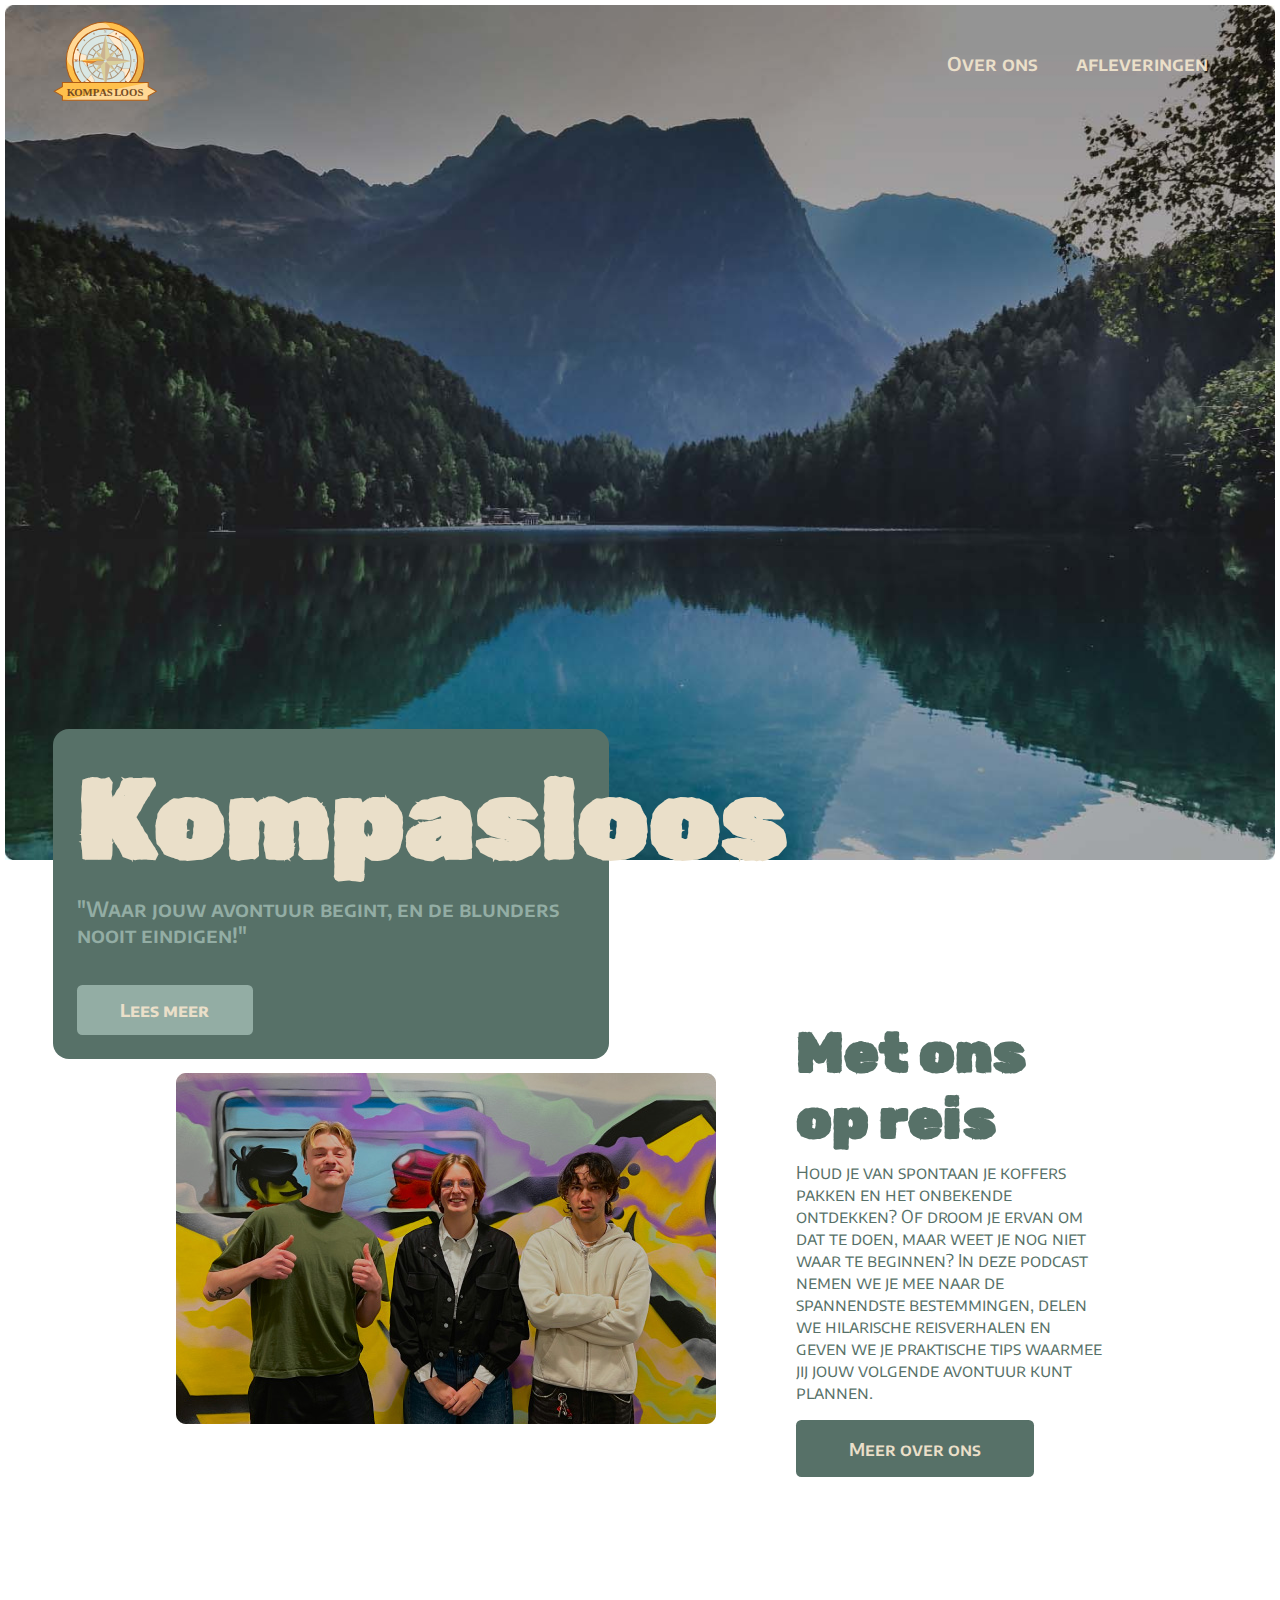
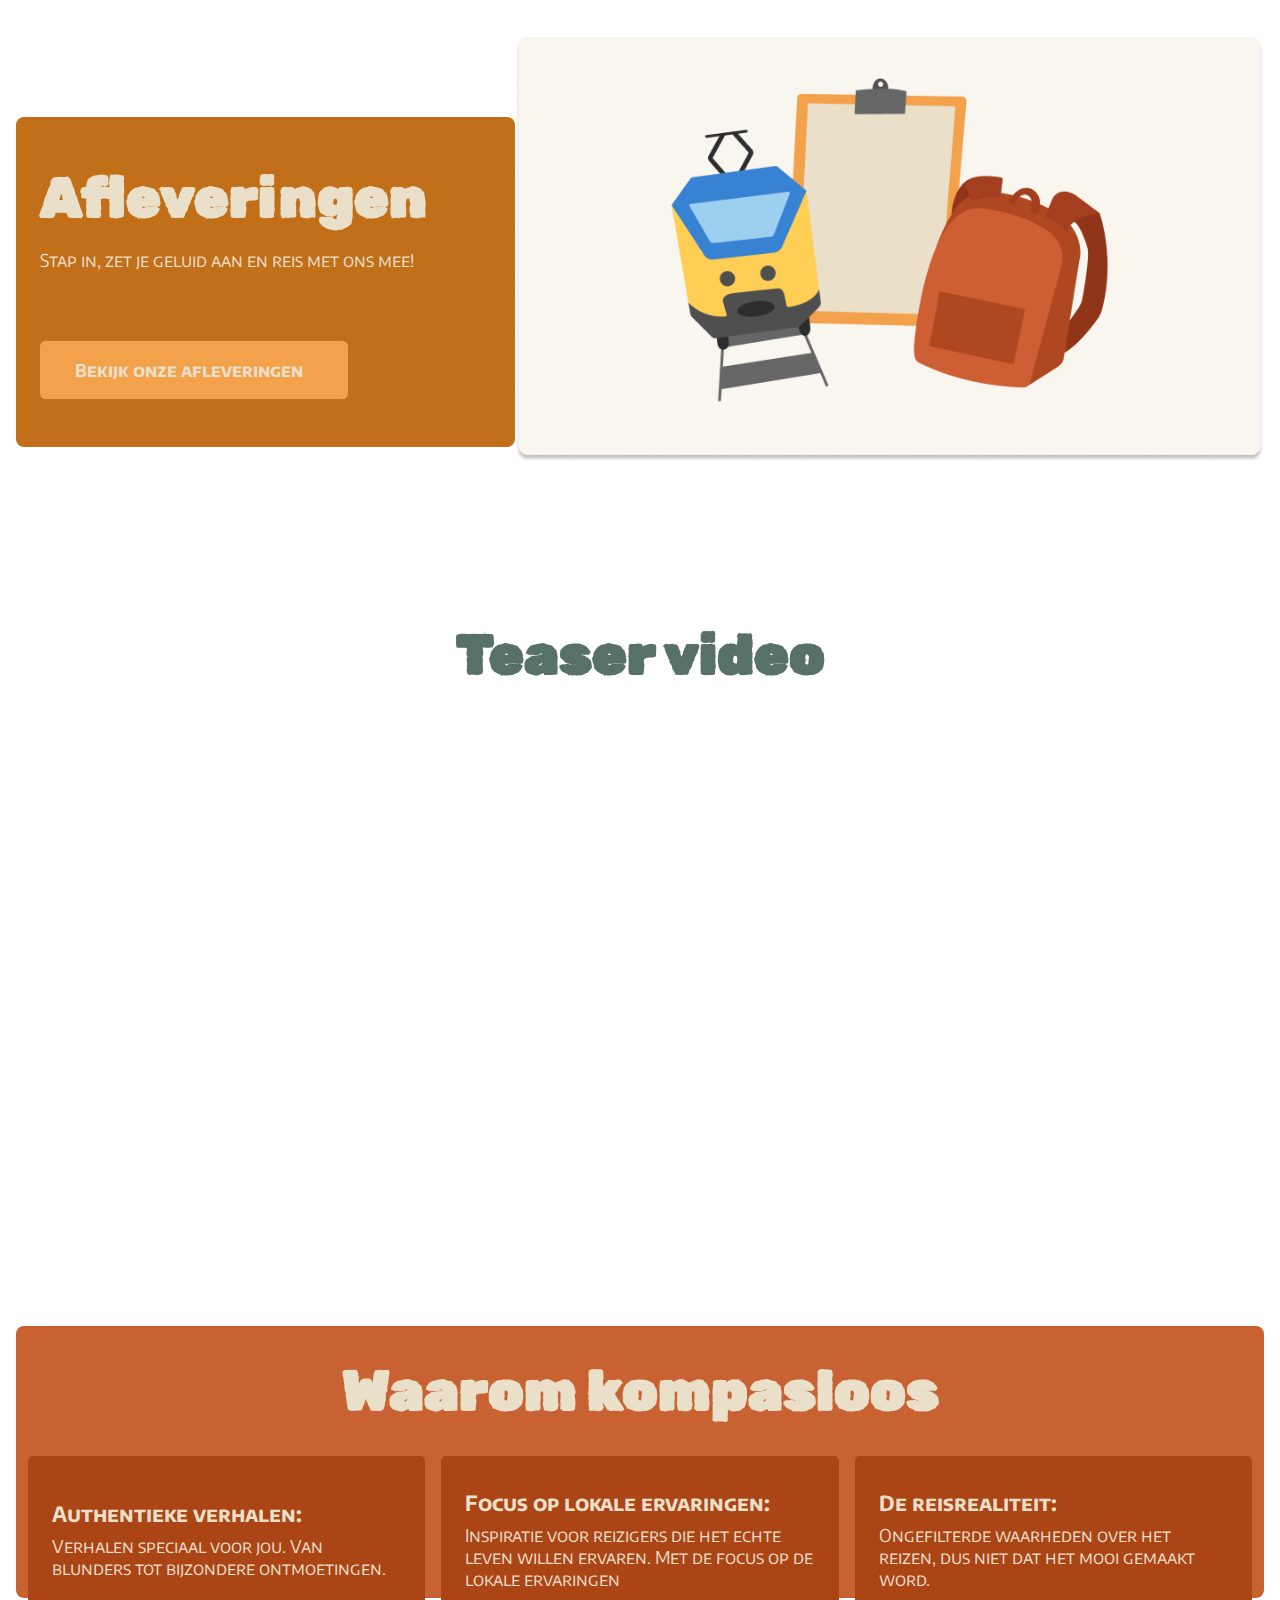
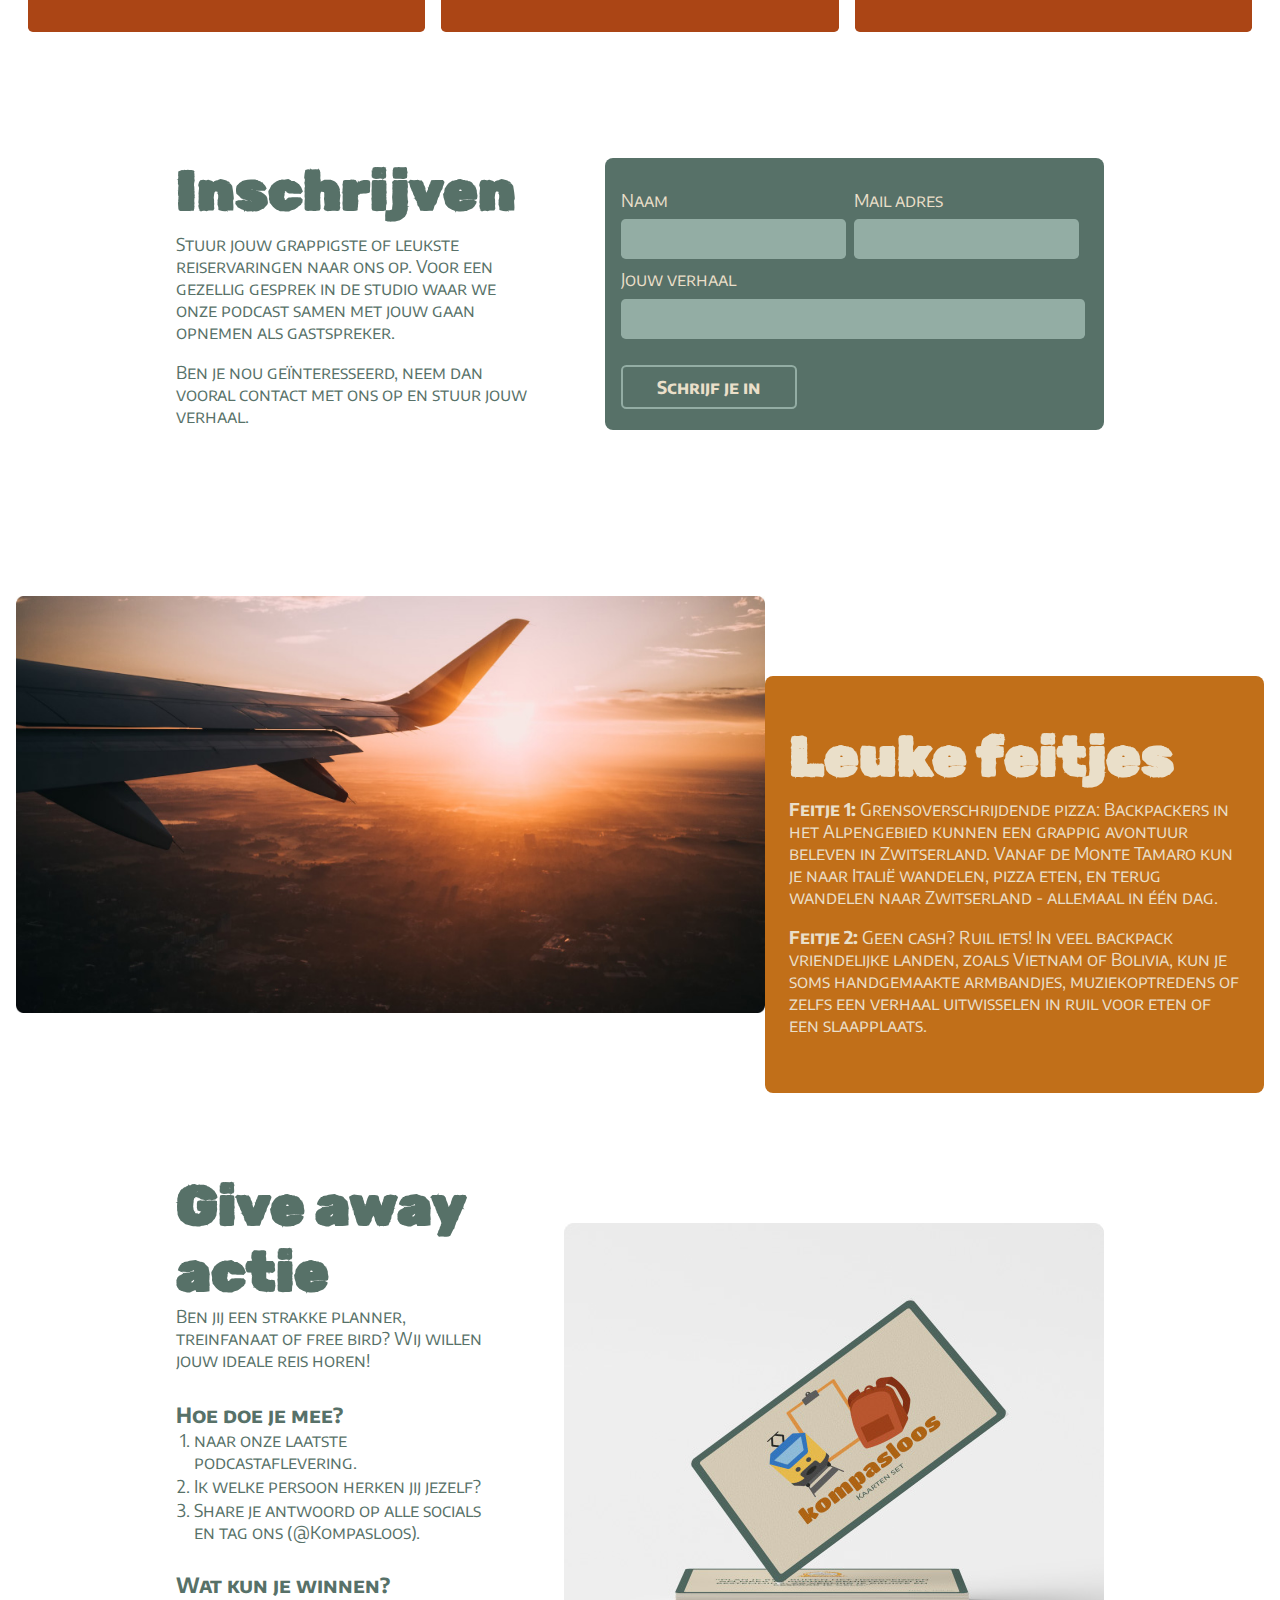
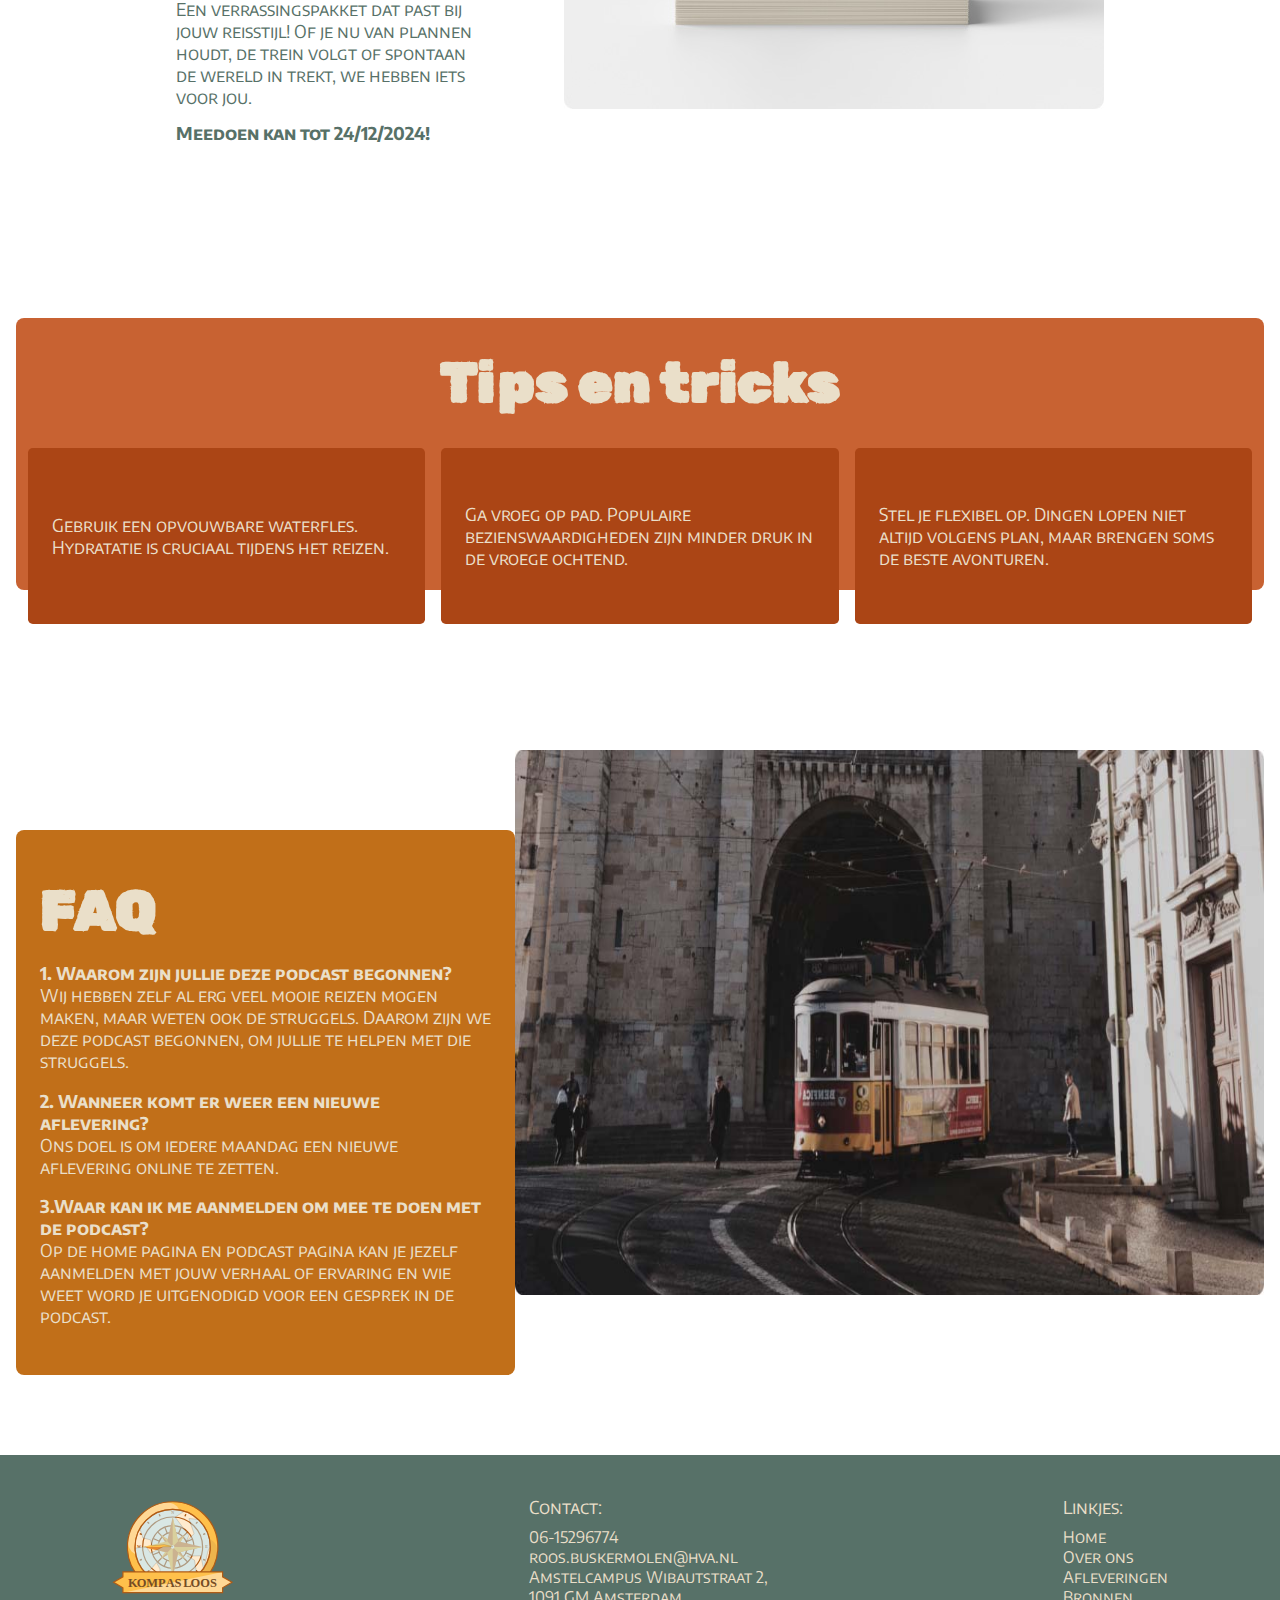
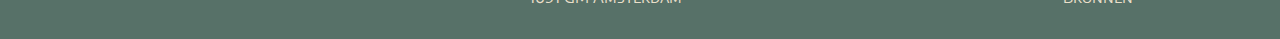
<file: index.html>
<!DOCTYPE html>
<html lang="nl">

<head>
    <meta charset="UTF-8">
    <meta name="viewport" content="width=device-width, initial-scale=1.0">
    <title>Kompasloos</title>
    <link href="css/style.css" rel="stylesheet">
</head>

<body id="index">
    <header>
        <nav>
            <a href="index.html"><img src="img/Logo-kompasloos.svg" alt="logo van kompasloos"></a>
            <ul>
                <li><a href="overons.html">Over ons</a></li>
                <li><a href="afleveringen.html">afleveringen</a></li>
            </ul>
        </nav>
        <section>
            <h1>Kompasloos</h1>
            <p>"Waar jouw avontuur begint, en de blunders nooit eindigen!"</p>
            <a href="#reis">Lees meer</a>
        </section>
    </header>
    <main>
        <section class="omgedraaid" id="reis">
            <div>
                <h2>Met ons op reis</h2>
                <p>Houd je van spontaan je koffers pakken en het onbekende ontdekken? Of droom je ervan om dat te doen,
                    maar weet je nog niet waar te beginnen? In deze podcast nemen we je mee naar de spannendste
                    bestemmingen, delen we hilarische reisverhalen en geven we je praktische tips waarmee jij jouw
                    volgende avontuur kunt plannen.</p>
                <a href="overons.html">Meer over ons</a>
            </div>
            <img src="img/met_ons_op_reis-img.jpg" alt="jack, roos en quinn naast elkaar">
        </section>
        <section class="overlap">
            <div>
                <h2>Afleveringen</h2>
                <p>Stap in, zet je geluid aan en reis met ons mee!</p>
                <a href="afleveringen.html">Bekijk onze afleveringen</a>
            </div>
            <img class="afbeelding" src="img/afleveringen-img.png" alt="thumbnail van de podcast">
        </section>
        <section>
            <h2>Teaser video</h2>
            <iframe src="https://www.youtube.com/embed/lbPHUbBk7as?si=_SRPqrrIiYI3KSfo"
                title="YouTube video player" allow="accelerometer; autoplay; clipboard-write; encrypted-media; gyroscope; picture-in-picture; web-share"
                referrerpolicy="strict-origin-when-cross-origin" allowfullscreen></iframe>
        </section>
        <section class="voledig">
            <h2>Waarom kompasloos</h2>
            <div>
                <div>
                    <h3>Authentieke verhalen:</h3>
                    <p>Verhalen speciaal voor jou. Van blunders tot bijzondere ontmoetingen.</p>
                </div>
                <div>
                    <h3>Focus op lokale ervaringen:</h3>
                    <p>Inspiratie voor reizigers die het echte leven willen ervaren. Met de focus op de lokale
                        ervaringen</p>
                </div>
                <div>
                    <h3>De reisrealiteit:</h3>
                    <p>Ongefilterde waarheden over het reizen, dus niet dat het mooi gemaakt word.</p>
                </div>
            </div>
        </section>
        <section>
            <div class="helft">
                <h2>Inschrijven</h2>
                <p>Stuur jouw grappigste of leukste reiservaringen naar ons op. Voor een gezellig gesprek in de studio
                    waar we onze podcast samen met jouw gaan opnemen als gastspreker. </p>
                <p>Ben je nou geïnteresseerd, neem dan vooral contact met ons op en stuur jouw verhaal. </p>
            </div>
            <div class="formulier">
                <div class="input">
                    <div>
                        <p>Naam</p>
                        <input type="text" id="name" name="naam">
                    </div>
                    <div>
                        <p>Mail adres</p>
                        <input type="email" id="email" pattern=".+@example\.com">
                    </div>
                </div>
                <div>
                    <p>Jouw verhaal</p>
                    <input type="text" id="text" name="jouw verhaal">
                </div>
                <button>Schrijf je in</button>
            </div>
        </section>
        <section class="overlap-omgedraaid">
            <div>
                <h2>Leuke feitjes</h2>
                <p><strong>Feitje 1: </strong>Grensoverschrijdende pizza: Backpackers in het Alpengebied kunnen een
                    grappig avontuur beleven in
                    Zwitserland. Vanaf de Monte Tamaro kun je naar Italië wandelen, pizza eten, en terug wandelen naar
                    Zwitserland - allemaal in één dag.</p>
                <p><strong>Feitje 2: </strong>Geen cash? Ruil iets! In veel backpack vriendelijke landen, zoals Vietnam
                    of Bolivia, kun je soms
                    handgemaakte armbandjes, muziekoptredens of zelfs een verhaal uitwisselen in ruil voor eten of een
                    slaapplaats.</p>
            </div>
            <!-- bron: https://unsplash.com/photos/airplane-on-sky-during-golden-hour-ONpGBpns3cs -->
            <img class="afbeelding" src="img/leuke_feitjes-img.jpg" alt="vliegtuig die vliegt">
        </section>
        <section class="ruimte">
            <div>
                <h2>Give away actie</h2>
                <p>Ben jij een strakke planner, treinfanaat of free bird? Wij willen jouw ideale reis horen!</p>
                <h3>Hoe doe je mee?</h3>
                <ol>
                    <li>naar onze laatste podcastaflevering.</li>
                    <li>Ik welke persoon herken jij jezelf?</li>
                    <li>Share je antwoord op alle socials en tag ons (@Kompasloos).</li>
                </ol>
                <h3>Wat kun je winnen?</h3>
                <p>Een verrassingspakket dat past bij jouw reisstijl! Of je nu van plannen houdt, de
                    trein volgt of spontaan de wereld in trekt, we hebben iets voor jou.</p>
                <p><strong>Meedoen kan tot 24/12/2024!</strong></p>
            </div>
            <img src="img/actie-img.jpg" alt="mockup met de kaartenset">
        </section>
        <section class="voledig">
            <h2>Tips en tricks</h2>
            <div>
                <div>
                    <p>Gebruik een opvouwbare waterfles. Hydratatie is cruciaal tijdens het reizen.</p>
                </div>
                <div>
                    <p>Ga vroeg op pad. Populaire bezienswaardigheden zijn minder druk in de vroege ochtend.</p>
                </div>
                <div>
                    <p>Stel je flexibel op. Dingen lopen niet altijd volgens plan, maar brengen soms de beste avonturen.
                    </p>
                </div>
            </div>
        </section>
        <section class="overlap">
            <div>
                <h2>FAQ</h2>
                <p><strong>1. Waarom zijn jullie deze podcast begonnen?</strong></p>
                <p>Wij hebben zelf al erg veel mooie reizen mogen maken, maar
                    weten ook de struggels. Daarom zijn we deze podcast begonnen, om jullie te helpen met die struggels.
                </p>
                <p><strong>2. Wanneer komt er weer een nieuwe aflevering?</strong></p>
                <p>Ons doel is om iedere maandag een nieuwe aflevering online te zetten.</p>
                <p><strong>3.Waar kan ik me aanmelden om mee te doen met de podcast?</strong></p>
                <p>Op de home pagina en podcast pagina kan je jezelf aanmelden met jouw verhaal of ervaring en wie weet
                    word je uitgenodigd voor een gesprek in de podcast.</p>
            </div>
            <!-- bron: https://unsplash.com/photos/black-concrete-road-surrounded-by-brown-rocks-tMzCrBkM99Y -->
            <img class="afbeelding" src="img/faq-img.jpg" alt="tram die reid">
        </section>
    </main>
    <footer>
        <img src="img/Logo-kompasloos.svg" alt="logo van kompasloos">
        <div>
            <p>Contact:</p>
            <ul>
                <li>06-15296774</li>
                <li>roos.buskermolen@hva.nl</li>
                <li>Amstelcampus Wibautstraat 2,</li>
                <li>1091 GM Amsterdam</li>
            </ul>
        </div>
        <div>
            <p>Linkjes:</p>
            <ul>
                <li><a href="index.html">Home</a></li>
                <li><a href="overons.html">Over ons</a></li>
                <li><a href="afleveringen.html">Afleveringen</a></li>
                <li><a href="bronnen.html">Bronnen</a></li>
            </ul>
        </div>
    </footer>
</body>

</html>
</file>
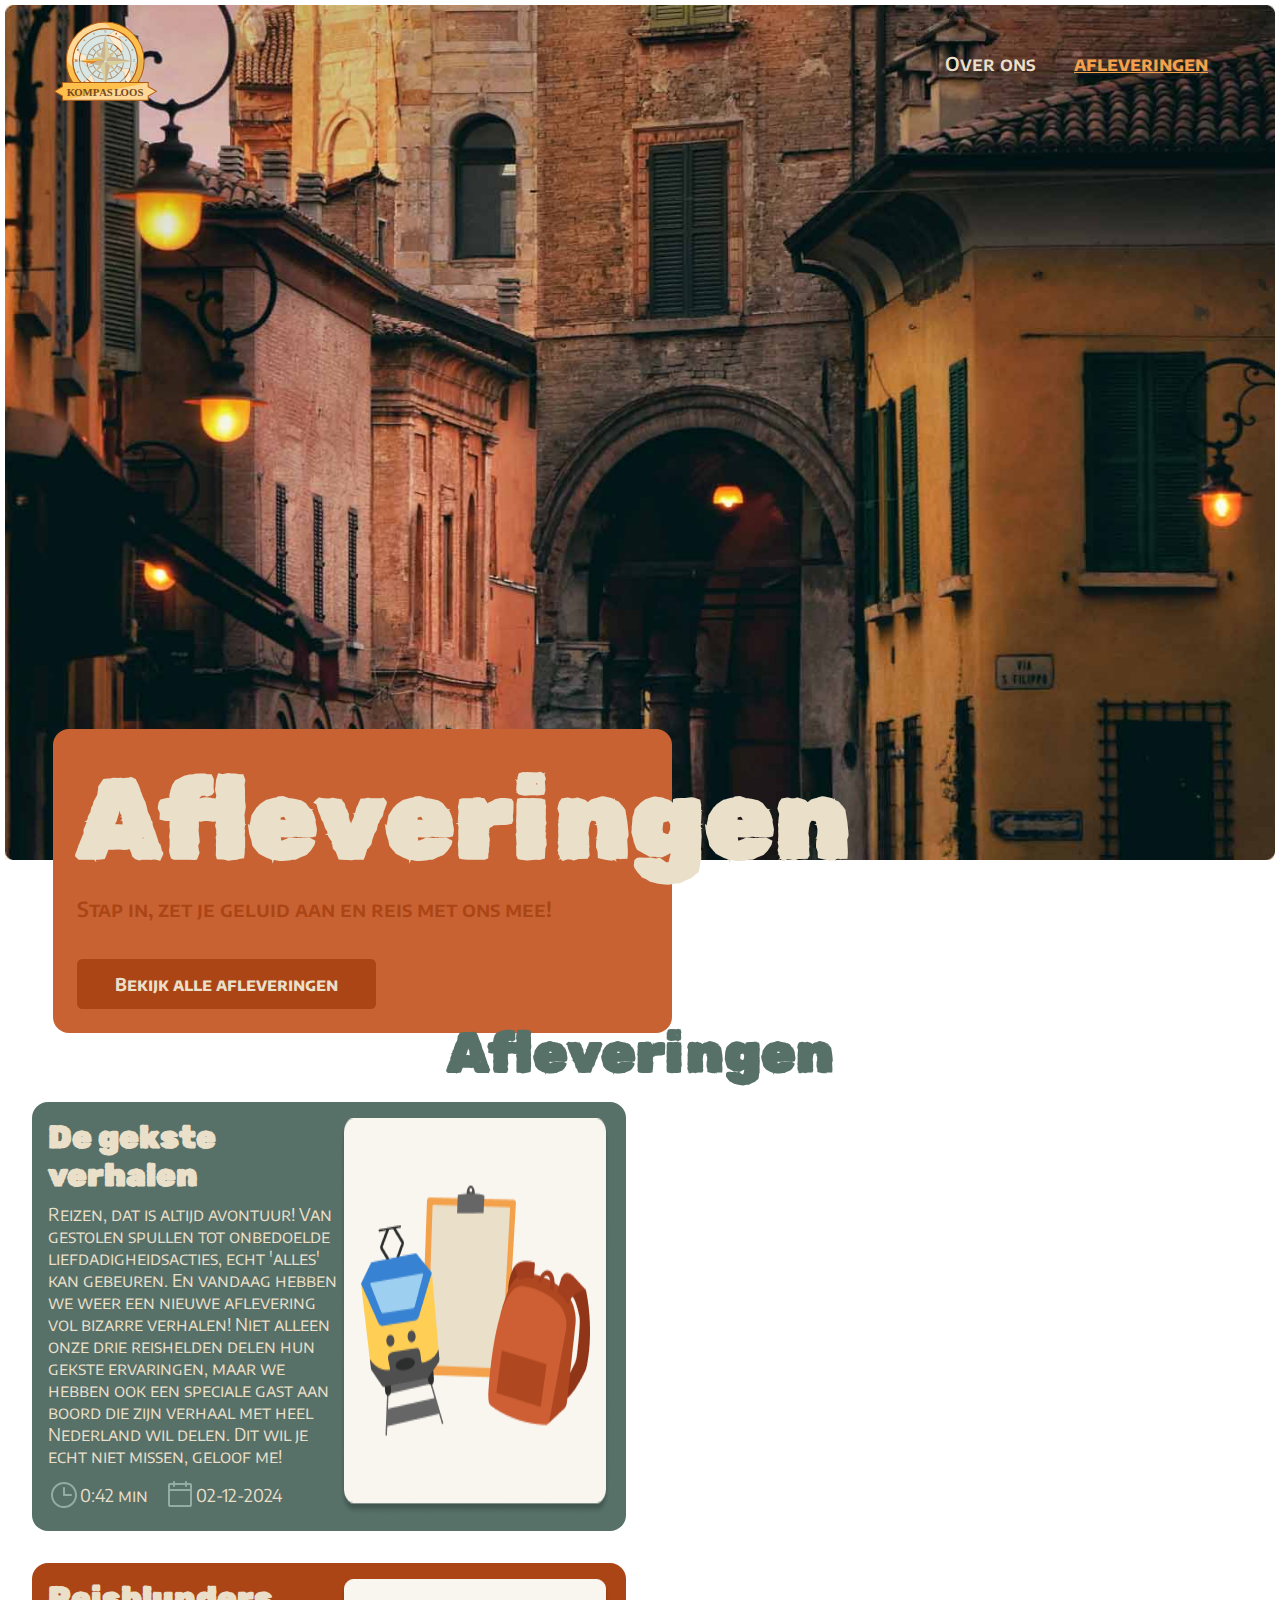
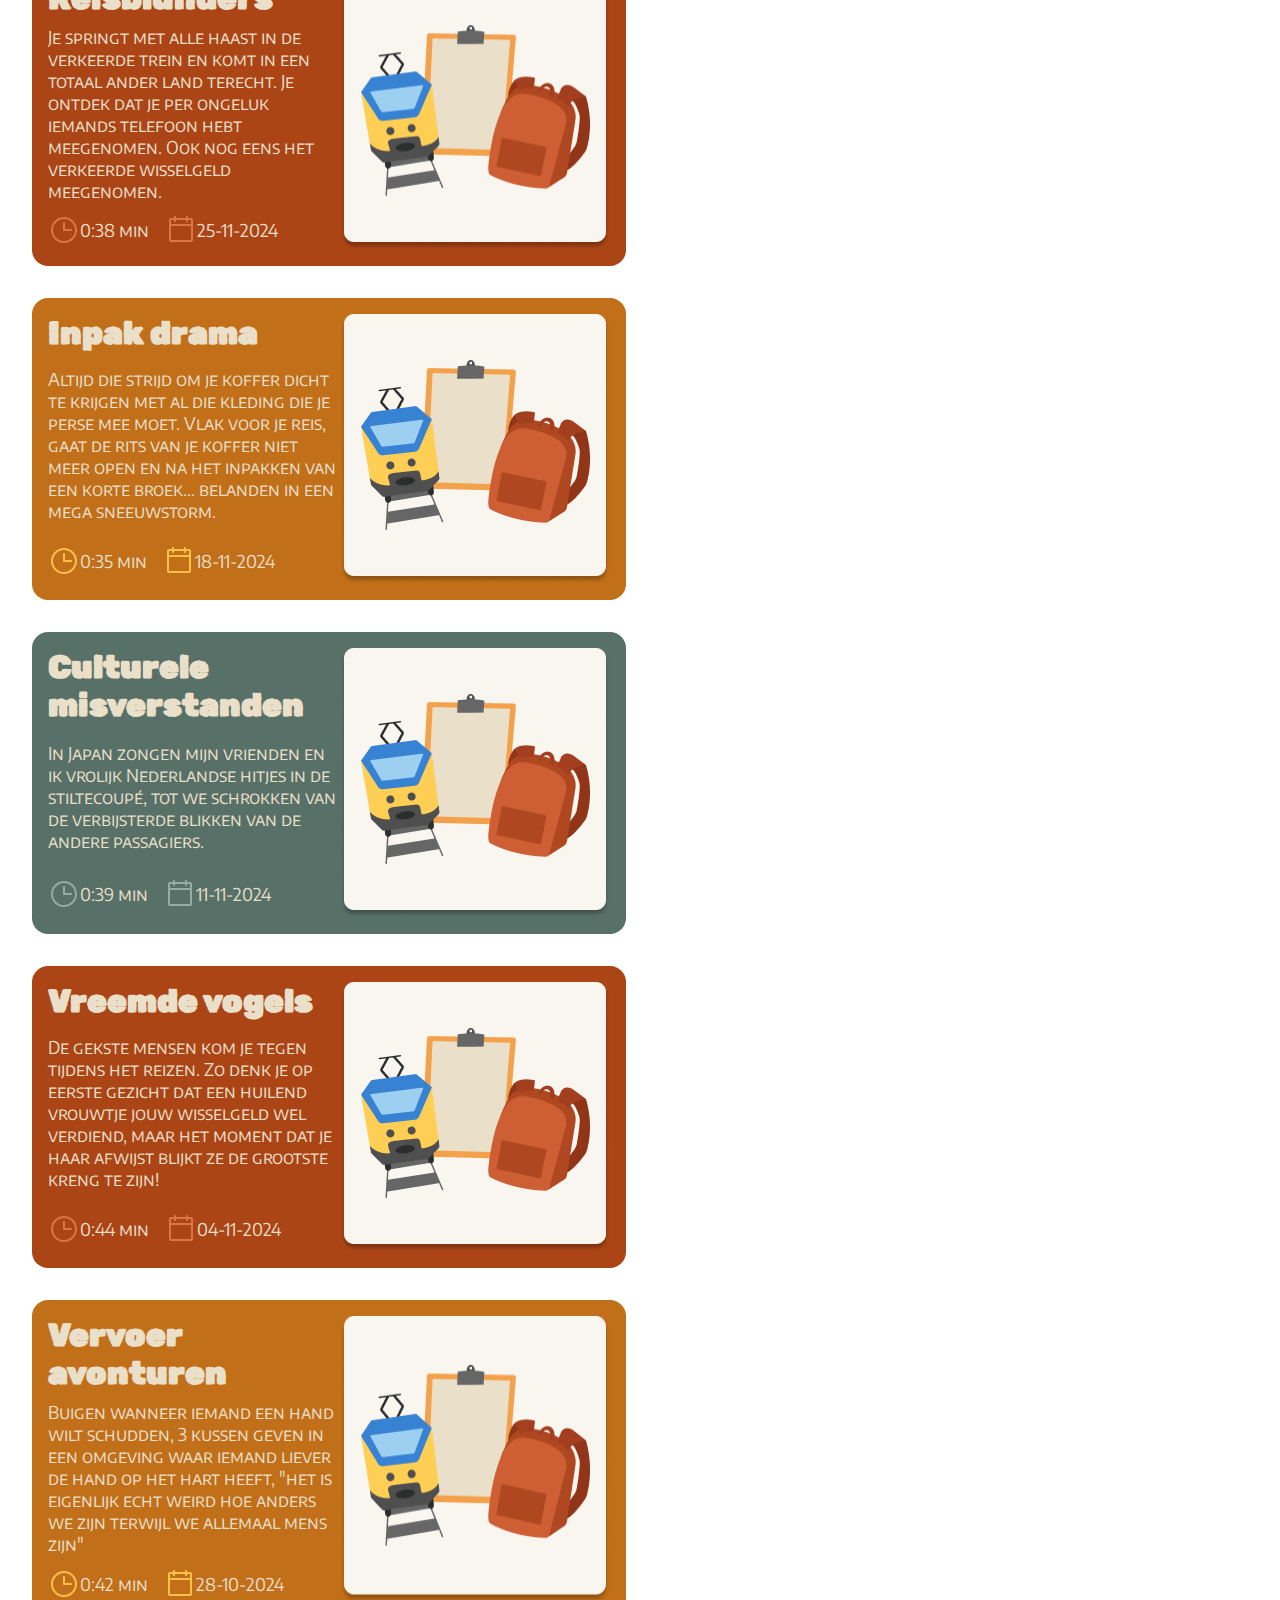
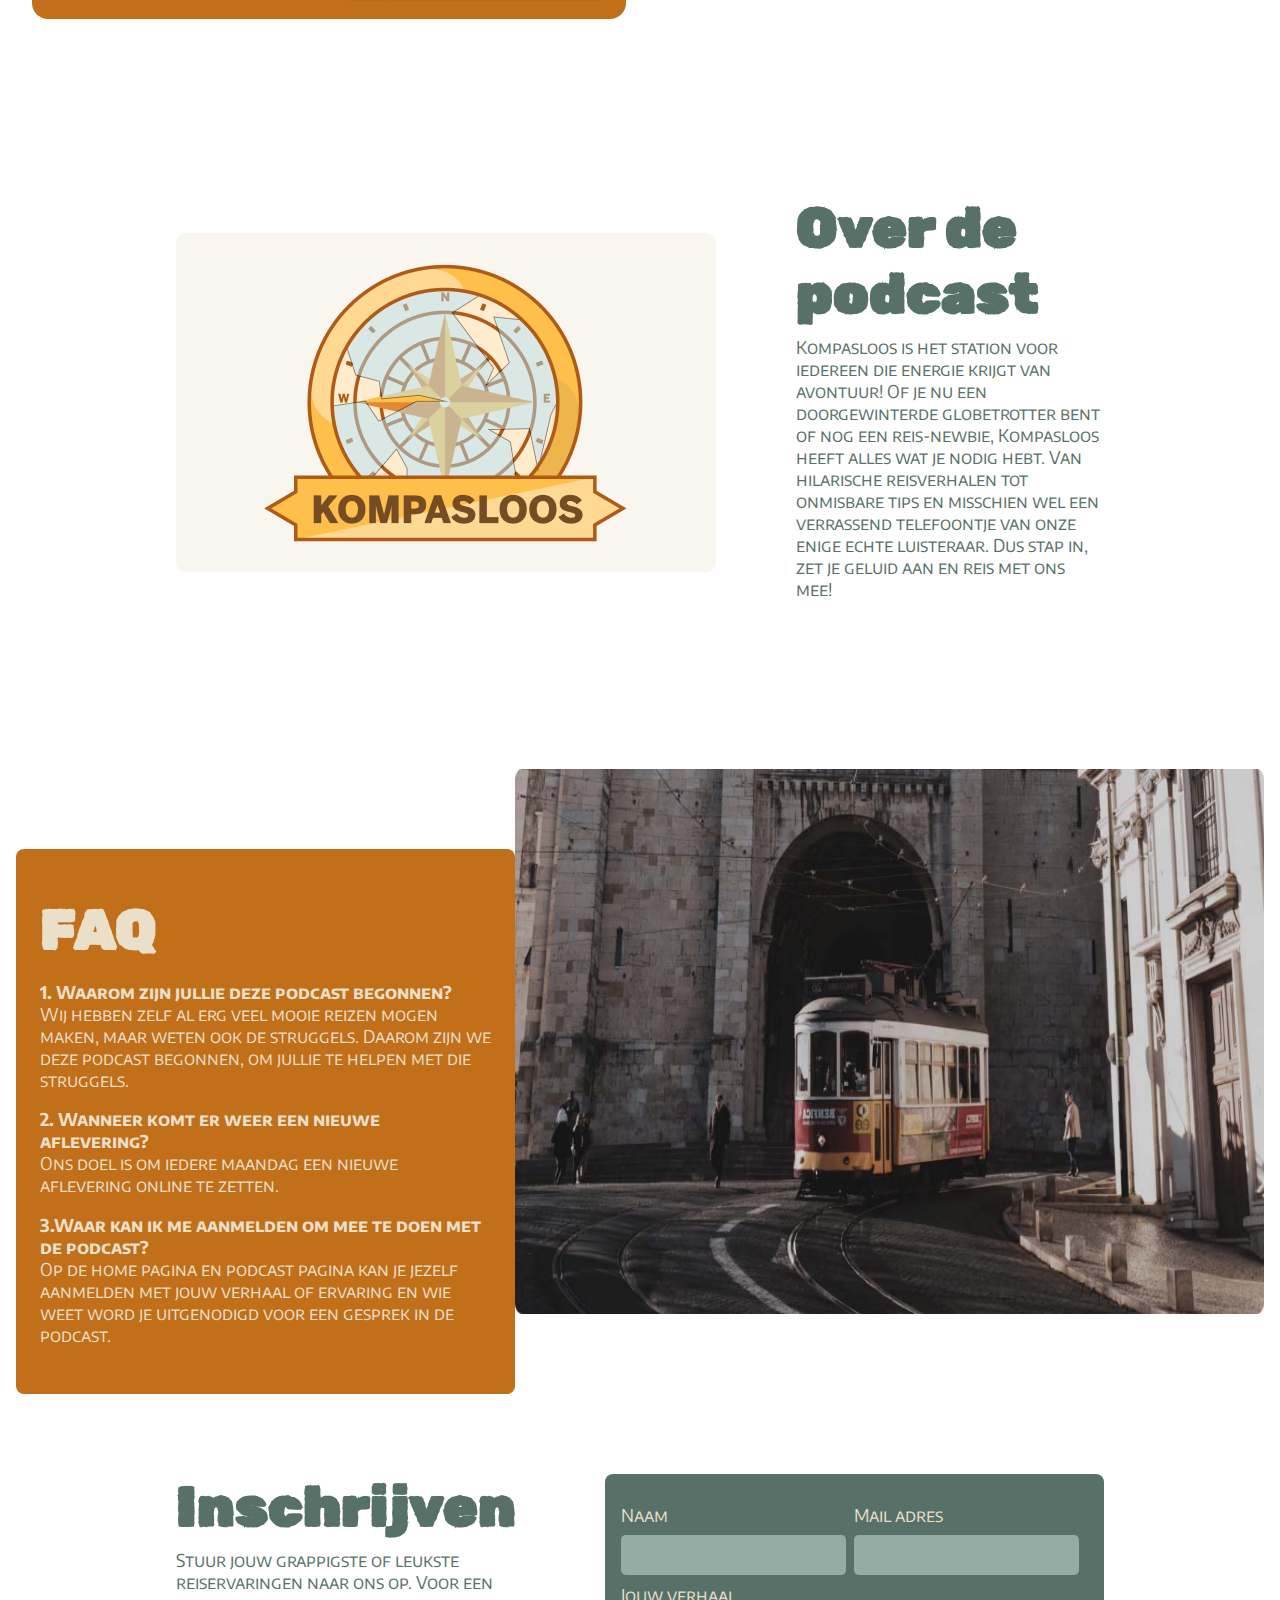
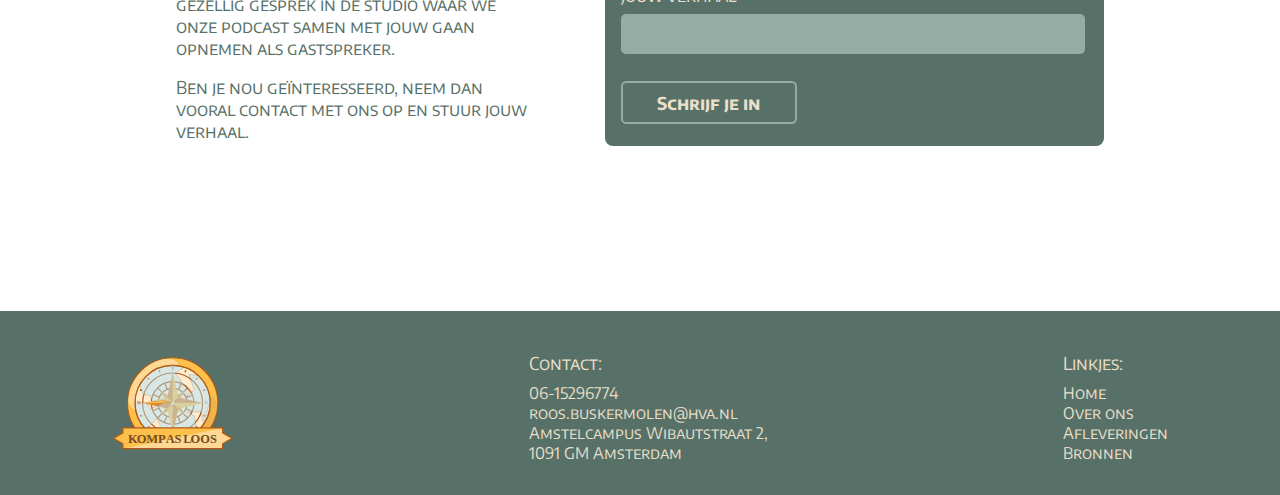
<file: afleveringen.html>
<!DOCTYPE html>
<html lang="nl">

<head>
    <meta charset="UTF-8">
    <meta name="viewport" content="width=device-width, initial-scale=1.0">
    <title>Document</title>
    <link href="css/style.css" rel="stylesheet">
</head>

<body id="afleveringen">
    <header>
        <nav>
            <a href="index.html"><img src="img/Logo-kompasloos.svg" alt="logo van kompasloos"></a>
            <ul>
                <li><a href="overons.html">Over ons</a></li>
                <li><a href="afleveringen.html" class="huidige">afleveringen</a></li>
            </ul>
        </nav>
        <section>
            <h1>Afleveringen</h1>
            <p>Stap in, zet je geluid aan en reis met ons mee!</p>
            <a href="#podcast">Bekijk alle afleveringen</a>
        </section>
    </header>
    <main>
        <section class="afleveringen" id="podcast">
            <h2>Afleveringen</h2>
            <div>
                <article>
                    <div>
                        <h3>De gekste verhalen</h3>
                        <p>Reizen, dat is altijd avontuur! Van gestolen spullen tot onbedoelde liefdadigheidsacties,
                            echt 'alles' kan gebeuren. En vandaag hebben we weer een nieuwe aflevering vol bizarre
                            verhalen! Niet alleen onze drie reishelden delen hun gekste ervaringen, maar we hebben ook
                            een speciale gast aan boord die zijn verhaal met heel Nederland wil delen. Dit wil je echt
                            niet missen, geloof me!</p>
                        <div class="icons">
                            <div>
                                <img src="img/klok-blauw.svg" alt="icon klok">
                                <p>0:42 min</p>
                            </div>
                            <div>
                                <img src="img/Kalender-blauw.svg" alt="icon kalender">
                                <p>02-12-2024</p>
                            </div>
                        </div>
                    </div>
                    <img src="img/thumbnail.png" alt="thumbnail">
                </article>
                <article>
                    <div>
                        <h3>Reisblunders</h3>
                        <p>Je springt met alle haast in de verkeerde trein en komt in een totaal ander land terecht. Je
                            ontdek dat je per ongeluk iemands telefoon hebt meegenomen. Ook nog eens het verkeerde
                            wisselgeld meegenomen.</p>
                        <div class="icons">
                            <div>
                                <img src="img/klok-rood.svg" alt="icon klok">
                                <p>0:38 min</p>
                            </div>
                            <div>
                                <img src="img/kalender-rood.svg" alt="icon kalender">
                                <p>25-11-2024</p>
                            </div>
                        </div>
                    </div>
                    <img src="img/thumbnail.png" alt="thumbnail">
                </article>
                <article>
                    <div>
                        <h3>Inpak drama</h3>
                        <p>Altijd die strijd om je koffer dicht te krijgen met al die kleding die je perse mee moet.
                            Vlak
                            voor je reis, gaat de rits van je koffer niet meer open en na het inpakken van een korte
                            broek…
                            belanden in een mega sneeuwstorm.</p>
                        <div class="icons">
                            <div>
                                <img src="img/klok-geel.svg" alt="icon klok">
                                <p>0:35 min</p>
                            </div>
                            <div>
                                <img src="img/kalender-geel.svg" alt="icon kalender">
                                <p>18-11-2024</p>
                            </div>
                        </div>
                    </div>
                    <img src="img/thumbnail.png" alt="thumbnail">
                </article>
                <article>
                    <div>
                        <h3>Culturele misverstanden</h3>
                        <p>In Japan zongen mijn vrienden en ik vrolijk Nederlandse hitjes in de stiltecoupé, tot we
                            schrokken van de verbijsterde blikken van de andere passagiers.</p>
                        <div class="icons">
                            <div>
                                <img src="img/klok-blauw.svg" alt="icon klok">
                                <p>0:39 min</p>
                            </div>
                            <div>
                                <img src="img/Kalender-blauw.svg" alt="icon kalender">
                                <p>11-11-2024</p>
                            </div>
                        </div>
                    </div>
                    <img src="img/thumbnail.png" alt="thumbnail">
                </article>
                <article>
                    <div>
                        <h3>Vreemde vogels</h3>
                        <p>De gekste mensen kom je tegen tijdens het reizen. Zo denk je op eerste gezicht dat een
                            huilend vrouwtje jouw wisselgeld wel verdiend, maar het moment dat je haar afwijst blijkt ze
                            de
                            grootste kreng te zijn!</p>
                        <div class="icons">
                            <div>
                                <img src="img/klok-rood.svg" alt="icon klok">
                                <p>0:44 min</p>
                            </div>
                            <div>
                                <img src="img/kalender-rood.svg" alt="icon kalender">
                                <p>04-11-2024</p>
                            </div>
                        </div>
                    </div>
                    <img src="img/thumbnail.png" alt="thumbnail">
                </article>
                <article>
                    <div>
                        <h3>Vervoer avonturen</h3>
                        <p>Buigen wanneer iemand een hand wilt schudden, 3 kussen geven in een omgeving waar iemand
                            liever de hand op het hart heeft, "het is eigenlijk echt weird hoe anders we zijn terwijl
                            we allemaal mens zijn"</p>
                        <div class="icons">
                            <div>
                                <img src="img/klok-geel.svg" alt="icon klok">
                                <p>0:42 min</p>
                            </div>
                            <div>
                                <img src="img/kalender-geel.svg" alt="icon kalender">
                                <p>28-10-2024</p>
                            </div>
                        </div>
                    </div>
                    <img src="img/thumbnail.png" alt="thumbnail">
                </article>
            </div>
        </section>
        <section class="omgedraaid">
            <div>
                <h2>Over de podcast</h2>
                <p>Kompasloos is het station voor iedereen die energie krijgt van avontuur! Of je nu een doorgewinterde
                    globetrotter bent of nog een reis-newbie, Kompasloos heeft alles wat je nodig hebt. Van hilarische
                    reisverhalen tot onmisbare tips en misschien wel een verrassend telefoontje van onze enige echte
                    luisteraar. Dus stap in, zet je geluid aan en reis met ons mee!</p>
            </div>
            <img src="img/over_de_podcast-img.png" alt="logo van kompasloos">
        </section>
        <section class="overlap">
            <div>
                <h2>FAQ</h2>
                <p><strong>1. Waarom zijn jullie deze podcast begonnen?</strong></p>
                <p>Wij hebben zelf al erg veel mooie reizen mogen maken, maar
                    weten ook de struggels. Daarom zijn we deze podcast begonnen, om jullie te helpen met die struggels.
                </p>
                <p><strong>2. Wanneer komt er weer een nieuwe aflevering?</strong></p>
                <p>Ons doel is om iedere maandag een nieuwe aflevering online te zetten.</p>
                <p><strong>3.Waar kan ik me aanmelden om mee te doen met de podcast?</strong></p>
                <p>Op de home pagina en podcast pagina kan je jezelf aanmelden met jouw verhaal of ervaring en wie weet
                    word je uitgenodigd voor een gesprek in de podcast.</p>
            </div>
            <!-- bron: https://unsplash.com/photos/black-concrete-road-surrounded-by-brown-rocks-tMzCrBkM99Y -->
            <img class="afbeelding" src="img/faq-img.jpg" alt="rijdende tram">
        </section>
        <section>
            <div class="helft">
                <h2>Inschrijven</h2>
                <p>Stuur jouw grappigste of leukste reiservaringen naar ons op. Voor een gezellig gesprek in de studio
                    waar we onze podcast samen met jouw gaan opnemen als gastspreker. </p>
                <p>Ben je nou geïnteresseerd, neem dan vooral contact met ons op en stuur jouw verhaal. </p>
            </div>
            <div class="formulier">
                <div class="input">
                    <div>
                        <p>Naam</p>
                        <input type="text" id="name" name="naam">
                    </div>
                    <div>
                        <p>Mail adres</p>
                        <input type="email" id="email" pattern=".+@example\.com">
                    </div>
                </div>
                <div>
                    <p>Jouw verhaal</p>
                    <input type="text" id="text" name="jouw verhaal">
                </div>
                <button>Schrijf je in</button>
            </div>
        </section>
    </main>
    <footer>
        <img src="img/Logo-kompasloos.svg" alt="logo van kompasloos">
        <div>
            <p>Contact:</p>
            <ul>
                <li>06-15296774</li>
                <li>roos.buskermolen@hva.nl</li>
                <li>Amstelcampus Wibautstraat 2,</li>
                <li>1091 GM Amsterdam</li>
            </ul>
        </div>
        <div>
            <p>Linkjes:</p>
            <ul>
                <li><a href="index.html">Home</a></li>
                <li><a href="overons.html">Over ons</a></li>
                <li><a href="afleveringen.html">Afleveringen</a></li>
                <li><a href="bronnen.html">Bronnen</a></li>
            </ul>
        </div>
    </footer>
</body>

</html>
</file>
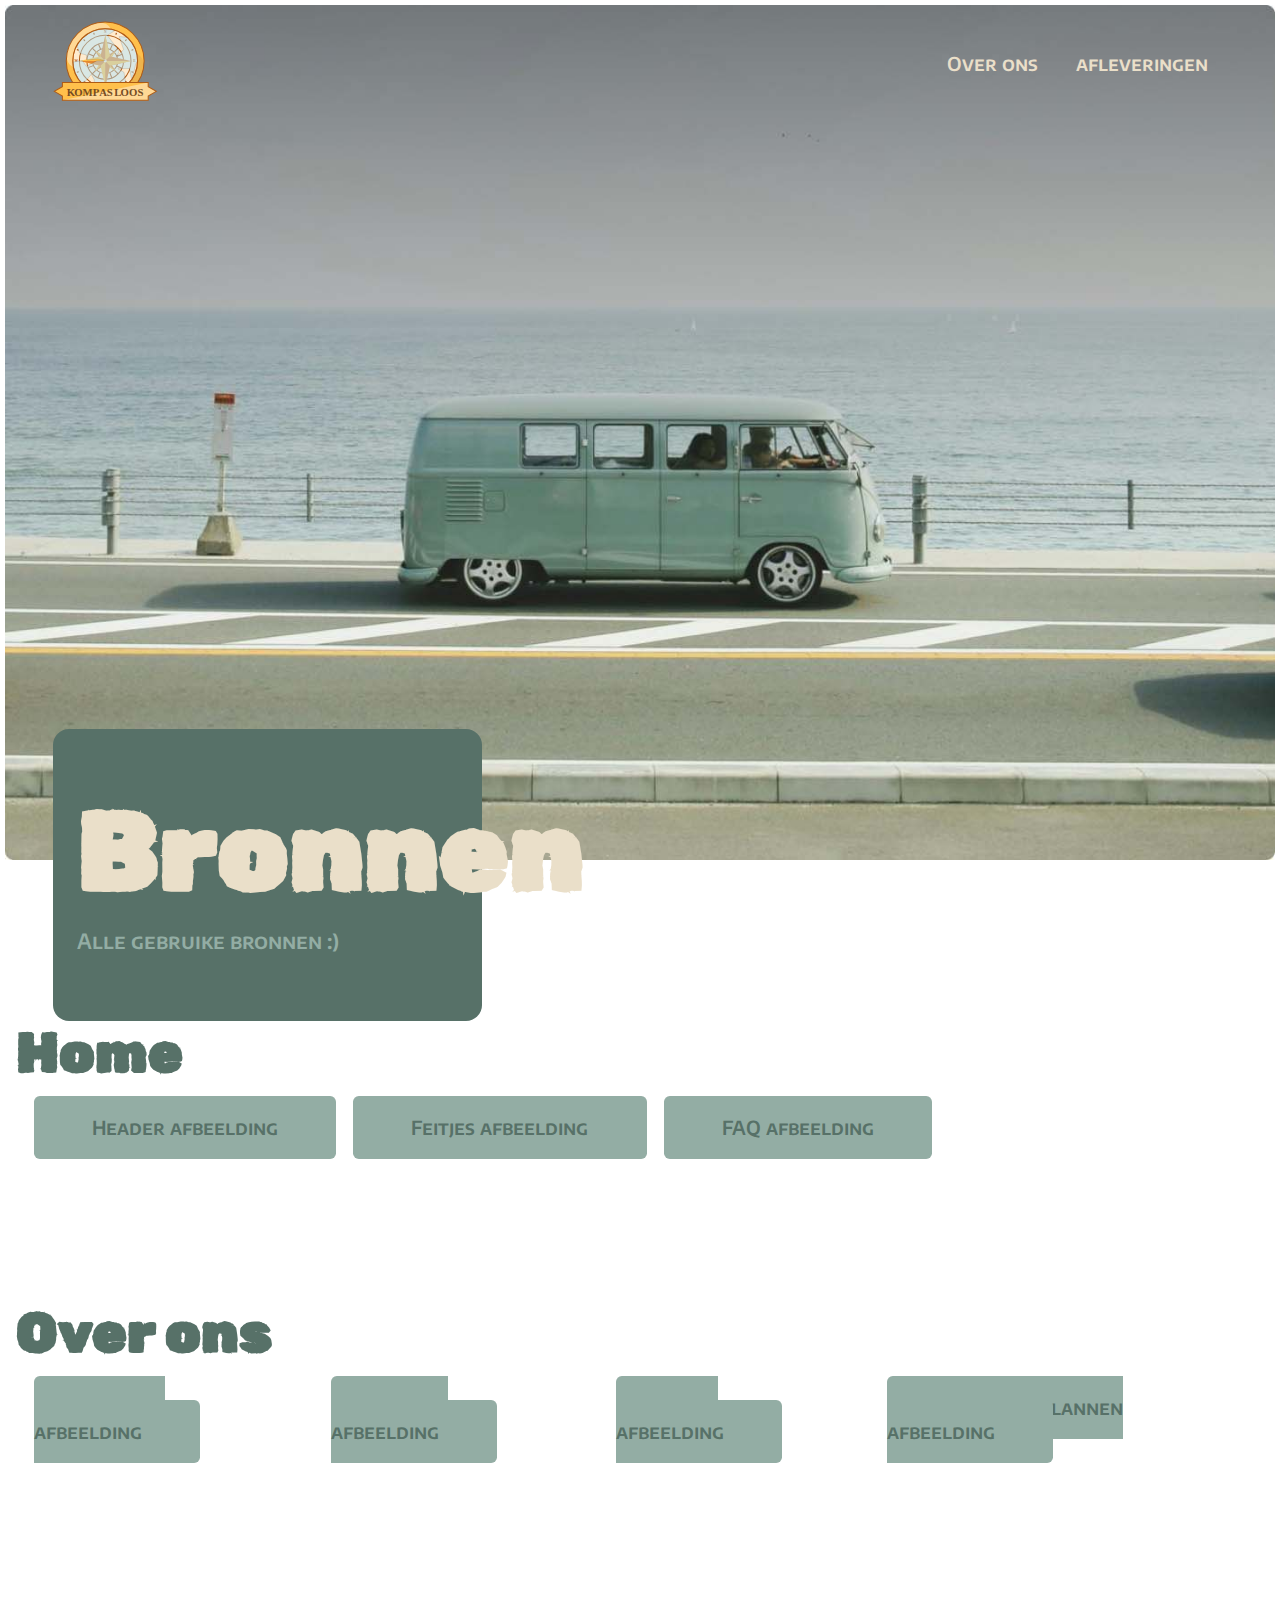
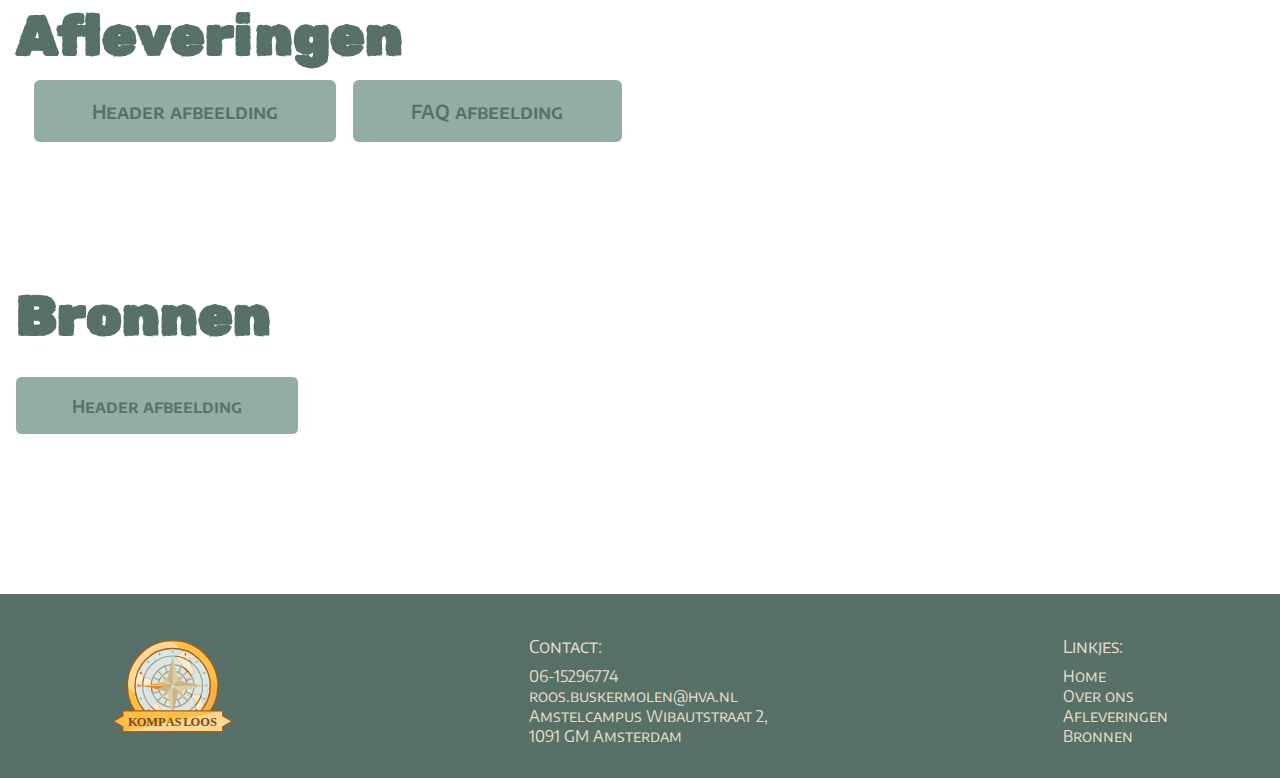
<file: bronnen.html>
<!DOCTYPE html>
<html lang="nl">
<head>
    <meta charset="UTF-8">
    <meta name="viewport" content="width=device-width, initial-scale=1.0">
    <title>Bronnen</title>
    <link href="css/style.css" rel="stylesheet">
</head>
<body id="bronnen">
    <header>
        <nav>
            <a href="index.html"><img src="img/Logo-kompasloos.svg" alt="logo van kompasloos"></a>
            <ul>
                <li><a href="overons.html">Over ons</a></li>
                <li><a href="afleveringen.html">afleveringen</a></li>
            </ul>
        </nav>
        <section>
            <h1>Bronnen</h1>
            <p>Alle gebruike bronnen :)</p>
        </section>
    </header>
    <main>
        <section>
            <h2>Home</h2>
            <ul>
                <li><a href="https://unsplash.com/photos/body-of-water-near-trees-km74CLco7qs">Header afbeelding</a></li>
                <li><a href="https://unsplash.com/photos/airplane-on-sky-during-golden-hour-ONpGBpns3cs">Feitjes afbeelding</a></li>
                <li><a href="https://unsplash.com/photos/white-red-tram-near-the-building-qOTyvyjVyoY">FAQ afbeelding</a></li>
            </ul>
        </section>
        <section>
            <h2>Over ons</h2>
            <ul>
                <li><a href="https://unsplash.com/photos/black-concrete-road-surrounded-by-brown-rocks-tMzCrBkM99Y">Header afbeelding</a></li>
                <li><a href="https://unsplash.com/photos/brown-wooden-boat-moving-towards-the-mountain-O453M2Liufs">Missie afbeelding</a></li>
                <li><a href="https://unsplash.com/photos/person-holding-white-and-black-compass-fr0FRbTxGoQ">Visie afbeelding</a></li>
                <li><a href="https://unsplash.com/photos/landscape-photography-of-mountain-hit-by-sun-rays-78A265wPiO4">Toekomstplannen afbeelding</a></li>
            </ul>
        </section>
        <section>
            <h2>Afleveringen</h2>
            <ul>
                <li><a href="https://unsplash.com/photos/brown-and-gray-concrete-building-during-golden-hour-_G4eAbP4SI4">Header afbeelding</a></li>
                <li><a href="https://unsplash.com/photos/white-red-tram-near-the-building-qOTyvyjVyoY">FAQ afbeelding</a></li>
            </ul>
        </section>
        <section>
            <h2>Bronnen</h2>
            <a href=" https://www.pexels.com/photo/van-parked-beside-the-road-near-handrail-and-ocean-2303781/">Header afbeelding</a>
        </section>
    </main>
    <footer>
        <img src="img/Logo-kompasloos.svg" alt="logo van kompasloos">
        <div>
            <p>Contact:</p>
            <ul>
                <li>06-15296774</li>
                <li>roos.buskermolen@hva.nl</li>
                <li>Amstelcampus Wibautstraat 2,</li>
                <li>1091 GM Amsterdam</li>
            </ul>
        </div>
        <div>
            <p>Linkjes:</p>
            <ul>
                <li><a href="index.html">Home</a></li>
                <li><a href="overons.html">Over ons</a></li>
                <li><a href="afleveringen.html">Afleveringen</a></li>
                <li><a href="bronnen.html">Bronnen</a></li>
            </ul>
        </div>
    </footer>
</body>
</html>
</file>
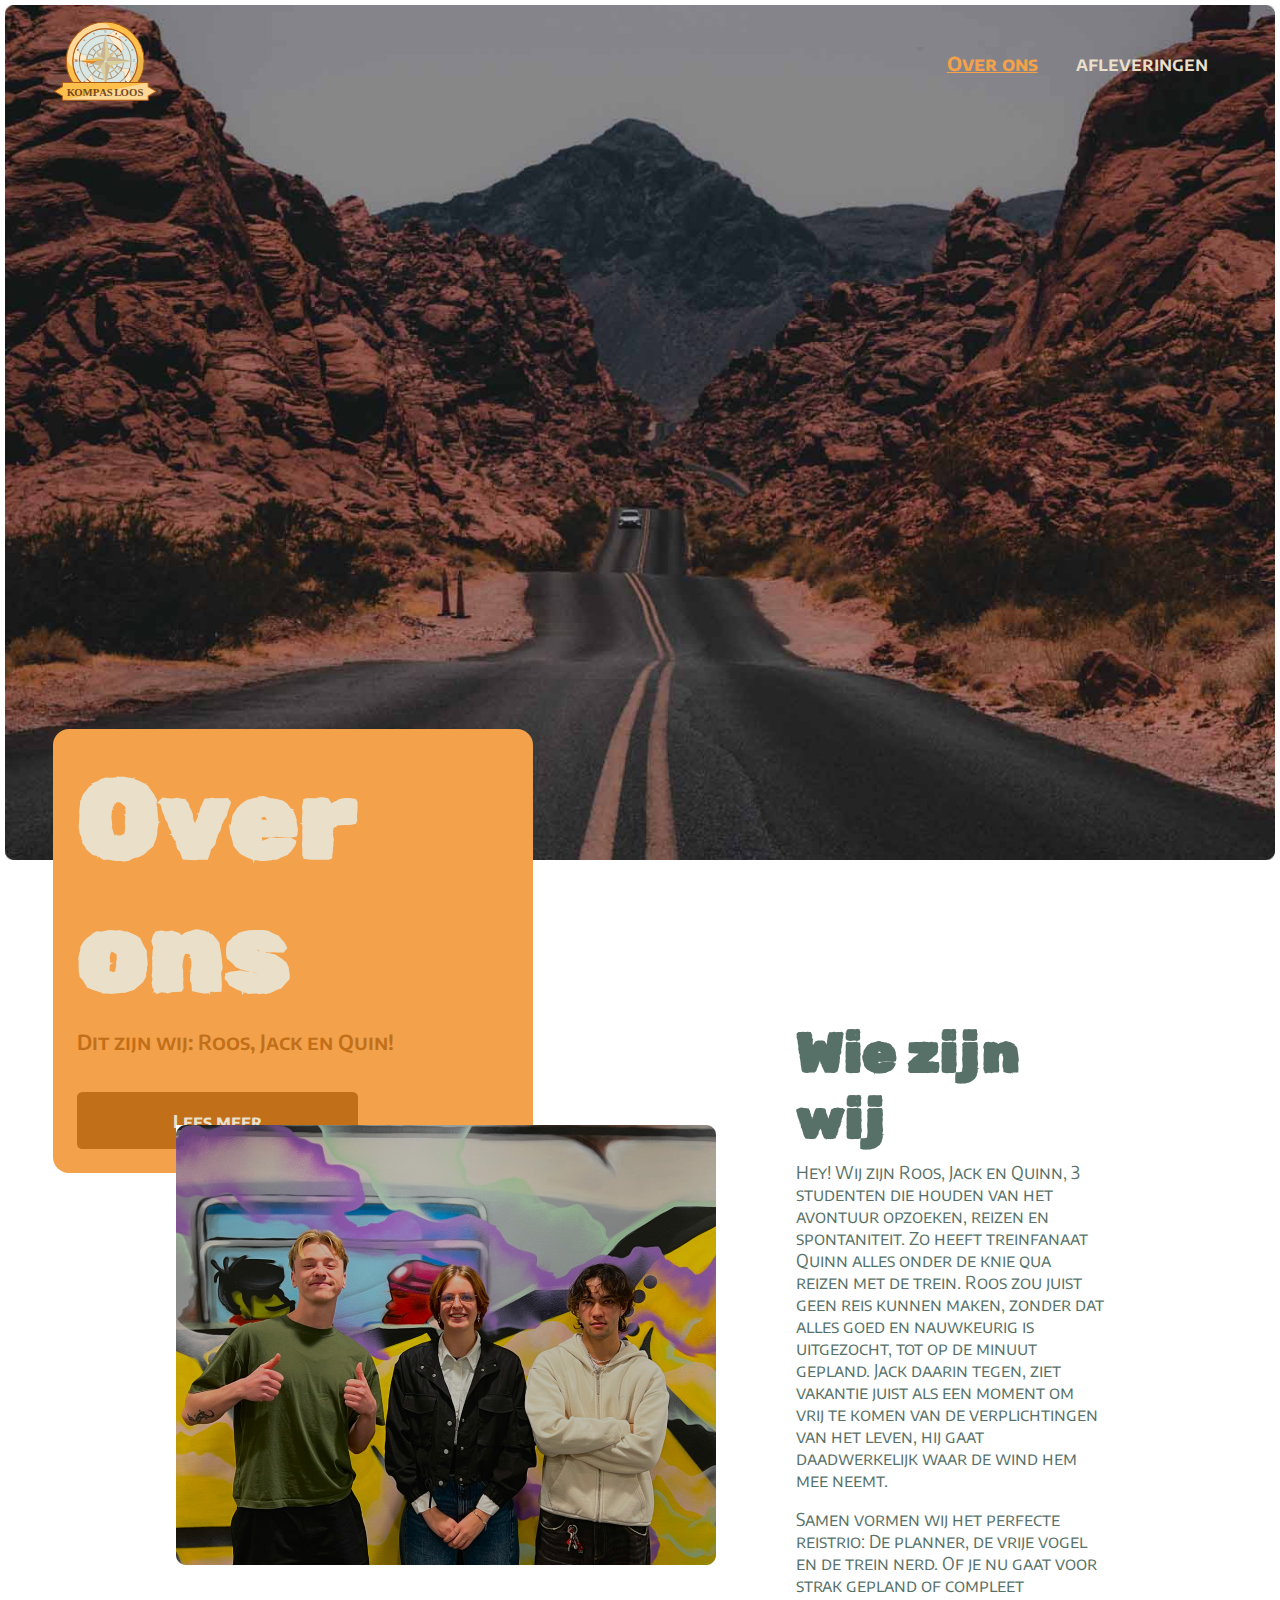
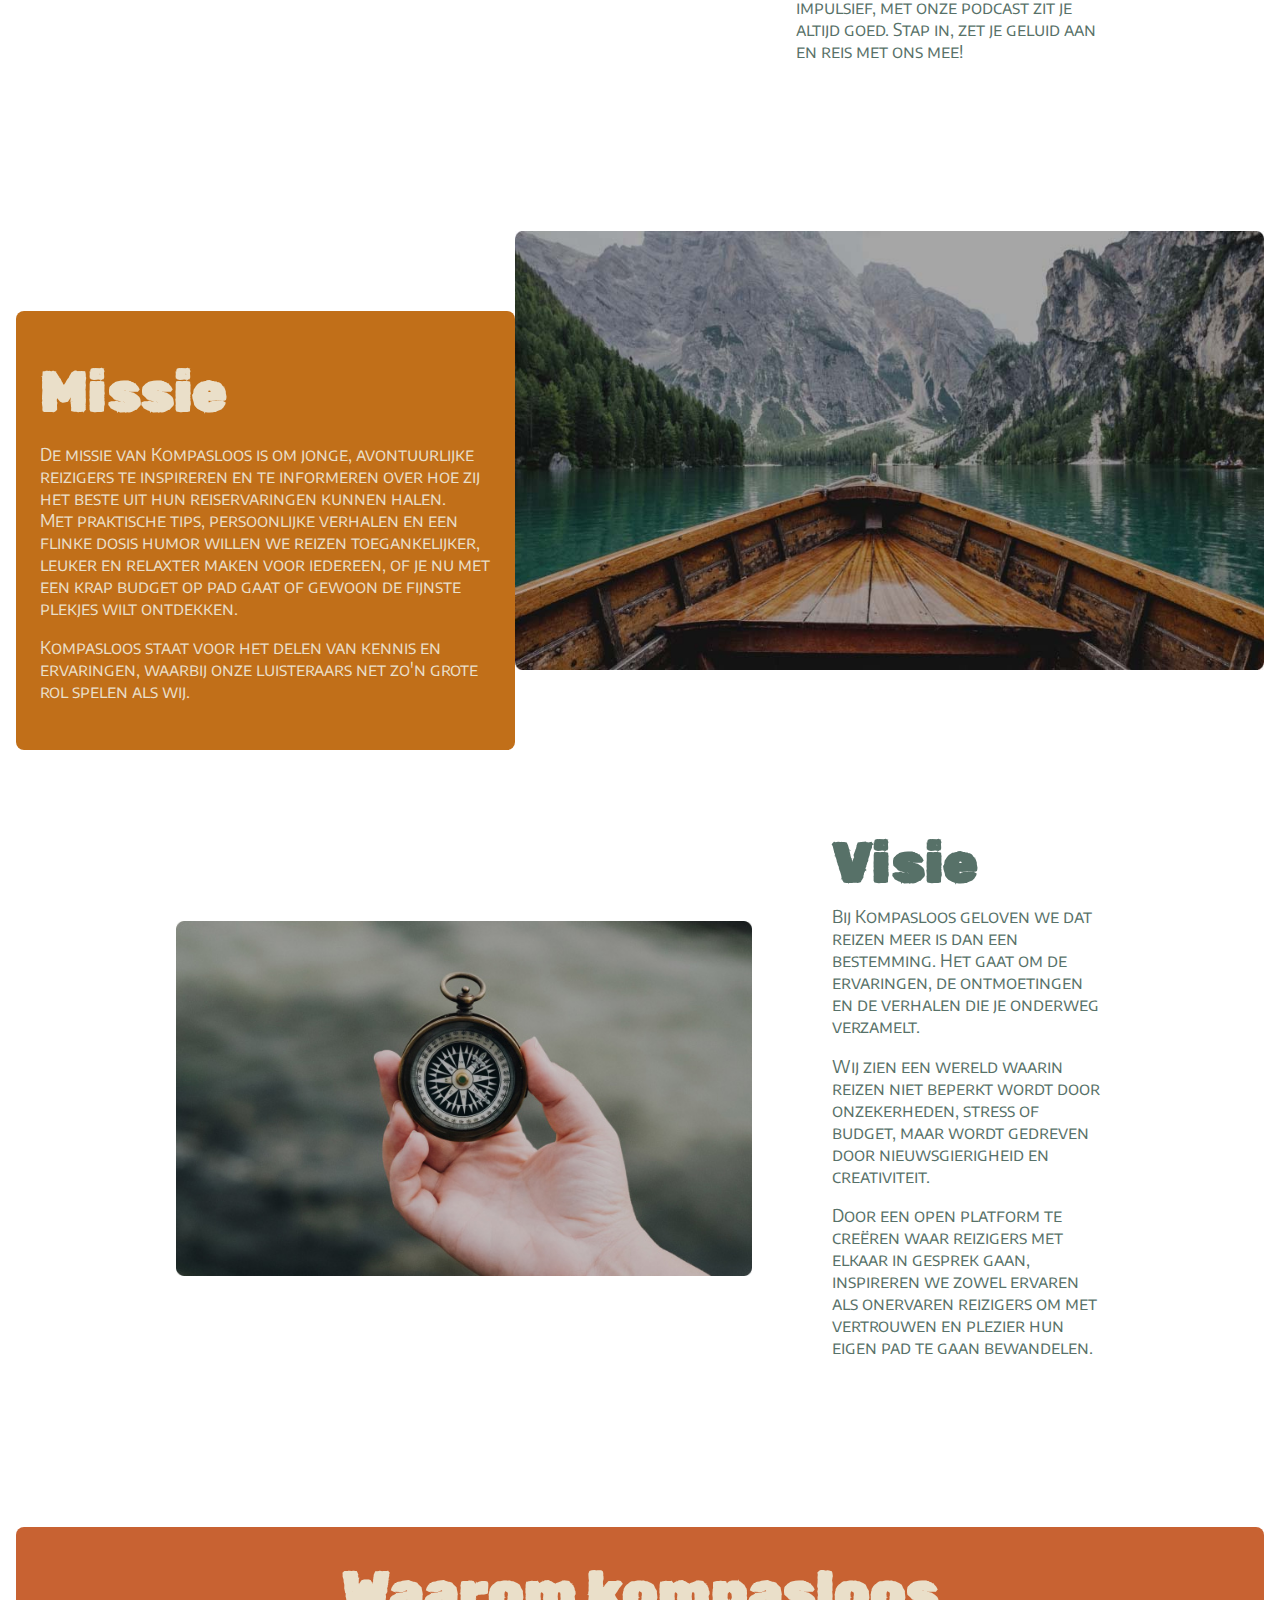
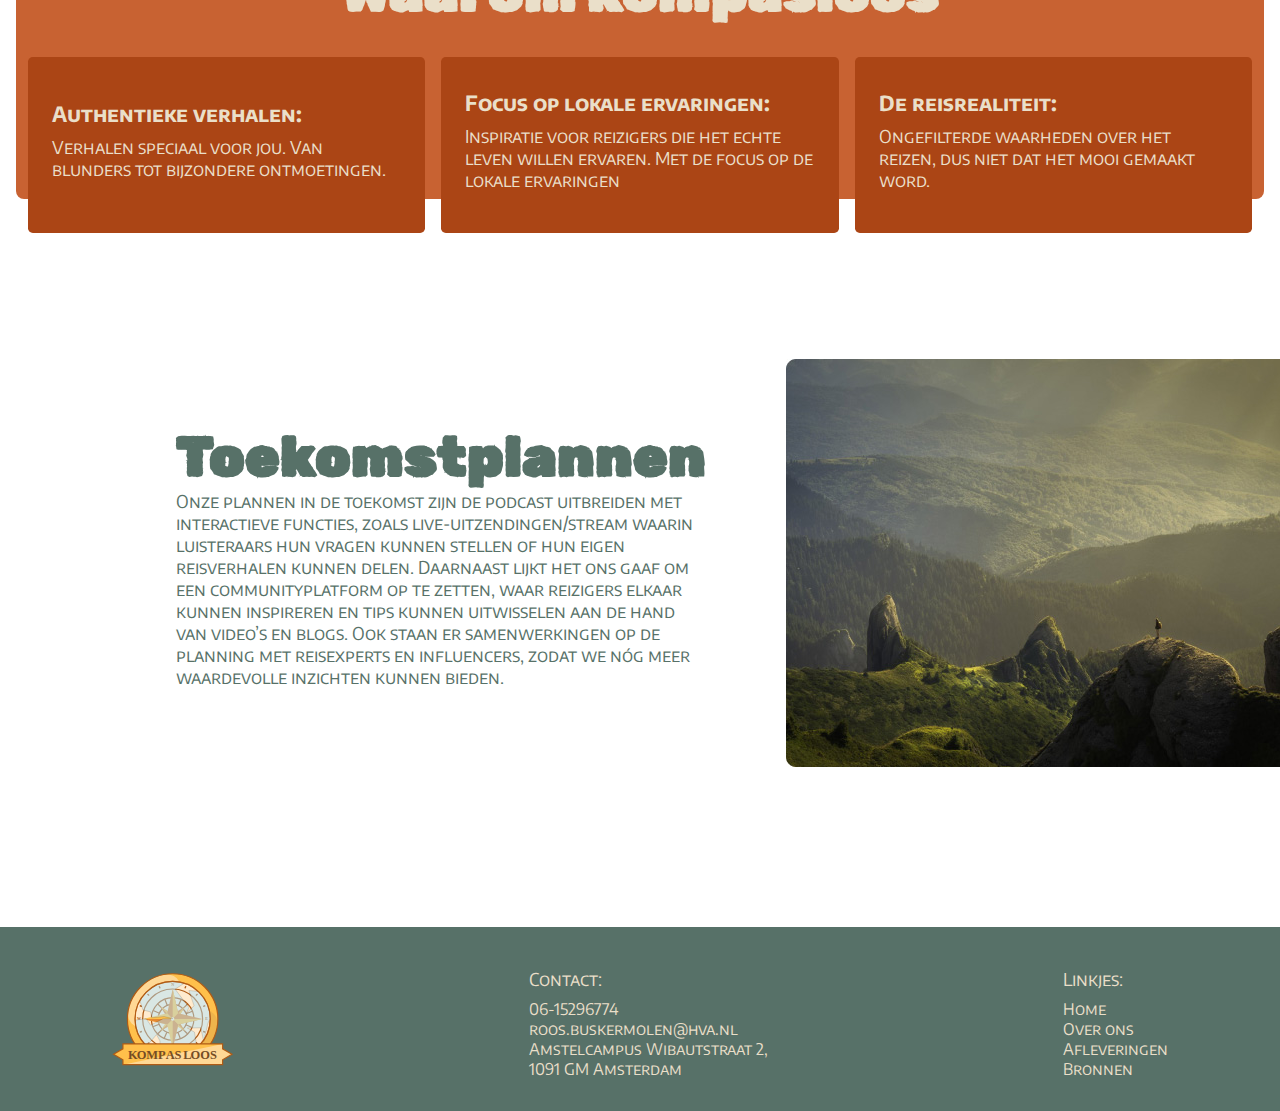
<file: overons.html>
<!DOCTYPE html>
<html lang="nl">

<head>
    <meta charset="UTF-8">
    <meta name="viewport" content="width=device-width, initial-scale=1.0">
    <title>Over ons</title>
    <link href="css/style.css" rel="stylesheet">
</head>

<body id="overons">
    <header>
        <nav>
            <a href="index.html"><img src="img/Logo-kompasloos.svg" alt="logo van kompasloos"></a>
            <ul>
                <li><a href="overons.html" class="huidige">Over ons</a></li>
                <li><a href="afleveringen.html">afleveringen</a></li>
            </ul>
        </nav>
        <section>
            <h1>Over ons</h1>
            <p>Dit zijn wij: Roos, Jack en Quin!</p>
            <a href="#wiezijnwij">Lees meer</a>
        </section>
    </header>
    <main>
        <section class="omgedraaid" id="wiezijnwij">
            <div>
                <h2>Wie zijn wij</h2>
                <p>Hey! Wij zijn Roos, Jack en Quinn, 3 studenten die houden van het avontuur opzoeken, reizen en
                    spontaniteit. Zo heeft treinfanaat Quinn alles onder de knie qua reizen met de trein. Roos zou juist
                    geen reis kunnen maken, zonder dat alles goed en nauwkeurig is uitgezocht, tot op de minuut gepland.
                    Jack daarin tegen, ziet vakantie juist als een moment om vrij te komen van de verplichtingen van het
                    leven, hij gaat daadwerkelijk waar de wind hem mee neemt.</p>
                <p>Samen vormen wij het perfecte reistrio: De planner, de vrije vogel en de trein nerd. Of je nu gaat
                    voor strak gepland of compleet impulsief, met onze podcast zit je altijd goed. Stap in, zet je
                    geluid aan en reis met ons mee!</p>
            </div>
            <img src="img/wie_zijn_wij-img.jpg" alt="jack, roos en quinn naast elkaar">
        </section>
        <section class="overlap">
            <div>
                <h2>Missie</h2>
                <p>De missie van Kompasloos is om jonge, avontuurlijke reizigers te inspireren en te informeren over hoe
                    zij het beste uit hun reiservaringen kunnen halen. </p>
                <p>Met praktische tips, persoonlijke verhalen en een flinke dosis humor willen we reizen toegankelijker,
                    leuker en relaxter maken voor iedereen, of je nu met een krap budget op pad gaat of gewoon de
                    fijnste plekjes wilt ontdekken. </p>
                <p>Kompasloos staat voor het delen van kennis en ervaringen, waarbij onze luisteraars net zo'n grote rol
                    spelen als wij.</p>
            </div>
            <!-- bron: https://unsplash.com/photos/brown-wooden-boat-moving-towards-the-mountain-O453M2Liufs -->
            <img class="afbeelding" src="img/missie-img.jpg" alt="bootje op het water">
        </section>
        <section class="omgedraaid">
            <div>
                <h2>Visie</h2>
                <p>Bij Kompasloos geloven we dat reizen meer is dan een bestemming. Het gaat om de ervaringen, de
                    ontmoetingen en de verhalen die je onderweg verzamelt.</p>
                <p>Wij zien een wereld waarin reizen niet beperkt wordt door onzekerheden, stress of budget, maar wordt
                    gedreven door nieuwsgierigheid en creativiteit.</p>
                <p>Door een open platform te creëren waar reizigers met elkaar in gesprek gaan, inspireren we zowel
                    ervaren als onervaren reizigers om met vertrouwen en plezier hun eigen pad te gaan bewandelen.</p>
            </div>
            <!-- bron: https://unsplash.com/photos/white-jeep-suv-on-gray-rocky-road-during-daytime-CLm3pWXrS9Q -->
            <img src="img/visie-img.jpg" alt="kompas in een hand">
        </section>
        <section class="voledig">
            <h2>Waarom kompasloos</h2>
            <div>
                <div>
                    <h3>Authentieke verhalen:</h3>
                    <p>Verhalen speciaal voor jou. Van blunders tot bijzondere ontmoetingen.</p>
                </div>
                <div>
                    <h3>Focus op lokale ervaringen:</h3>
                    <p>Inspiratie voor reizigers die het echte leven willen ervaren. Met de focus op de lokale
                        ervaringen</p>
                </div>
                <div>
                    <h3>De reisrealiteit:</h3>
                    <p>Ongefilterde waarheden over het reizen, dus niet dat het mooi gemaakt word.</p>
                </div>
            </div>
        </section>
        <section class="ruimte">
            <div>
                <h2>Toekomstplannen</h2>
                <p>Onze plannen in de toekomst zijn de podcast uitbreiden met interactieve functies, zoals
                    live-uitzendingen/stream waarin luisteraars hun vragen kunnen stellen of hun eigen reisverhalen
                    kunnen delen. Daarnaast lijkt het ons gaaf om een communityplatform op te zetten, waar reizigers
                    elkaar kunnen inspireren en tips kunnen uitwisselen aan de hand van video’s en blogs. Ook staan er
                    samenwerkingen op de planning met reisexperts en influencers, zodat we nóg meer waardevolle
                    inzichten kunnen bieden.</p>
            </div>
            <!-- bron: https://unsplash.com/photos/person-holding-white-and-black-compass-fr0FRbTxGoQ -->
            <img src="img/toekomstplannen-img.jpg" alt="bergen">
        </section>
    </main>
    <footer>
        <img src="img/Logo-kompasloos.svg" alt="logo van kompasloos">
        <div>
            <p>Contact:</p>
            <ul>
                <li>06-15296774</li>
                <li>roos.buskermolen@hva.nl</li>
                <li>Amstelcampus Wibautstraat 2,</li>
                <li>1091 GM Amsterdam</li>
            </ul>
        </div>
        <div>
            <p>Linkjes:</p>
            <ul>
                <li><a href="index.html">Home</a></li>
                <li><a href="overons.html">Over ons</a></li>
                <li><a href="afleveringen.html">Afleveringen</a></li>
                <li><a href="bronnen.html">Bronnen</a></li>
            </ul>
        </div>
    </footer>
</body>

</html>
</file>
<file: css/style.css>
@import url('https://fonts.googleapis.com/css2?family=Encode+Sans+SC:wght@100..900&family=Rubik+Dirt&display=swap');

/* algemeen */

* {
    padding: 0%;
    margin: 0%;
}

h1, h2, h3 {
    font-family: "Rubik Dirt";
    font-style: normal;
}

h1, h3 {
    color: #EADFC9;
}

h1 {
    font-size: 7em;
    animation-name: fadein;
    animation-duration: 4s;
    animation-fill-mode: forwards;
    transition: ease-in;
}

h2 {
    font-size: 3.5em;
    color: #577168;
}

h3 {
    font-size: 2em;
}

p {
    font-family: "Encode Sans SC";
    font-size: 1.1em;
    padding: 0.5em 0em;
    color: #577168;
}

section {
    margin-top: 5em;
    margin-bottom: 5em;
}

#overons header section a:hover {
    background-color: #F3A14B;
    border: 2px #C16F19;
    border-style: solid;
    color: #C16F19;
}

#afleveringen header section a:hover {
    background-color: #C86232;
    border: 2px #AB4515;
    border-style: solid;
    color: #EADFC9;
}

#index header section a:hover {
    background-color: #577168;
    border: 2px #93ADA4;
    border-style: solid;
    color: #93ADA4;
}

/* header */
/* bron afbeelding: https://unsplash.com/photos/brown-and-gray-concrete-building-during-golden-hour-_G4eAbP4SI4 */
#afleveringen header {
    background-image: url(../img/background-afleveringen.jpg);
    background-repeat: no-repeat;
    background-size: 100% 100%;
    height: 95vh;
    display: flex;
    flex-direction: column;
    justify-content: space-between;
    margin: 0.3em;
}

#afleveringen header section {
    background-color: #C86232;
    width: 45%;
    text-align: left;
    margin: 3em;
    border-radius: 1em;
    padding: 1.5em;
    margin-top: 38em;
    display: flex;
    flex-direction: column;
    animation-name: fadein;
    animation-duration: 4s;
    animation-fill-mode: forwards;
    transition: ease-in;
}

#afleveringen header p {
    font-family: "Encode Sans SC";
    color: #AB4515;
    font-weight: 600;
    text-align: left;
    padding-top: 0.5em;
    font-size: 1.3em;
    animation-name: fadein;
    animation-duration: 4s;
    animation-fill-mode: forwards;
    transition: ease-in;
}

#afleveringen header section a {
    background-color: #AB4515;
    text-decoration: none;
    padding: 0.8em 2em;
    color: #EADFC9;
    font-family: "Encode Sans SC";
    font-size: 1.1em;
    font-weight: 700;
    margin-top: 1.5em;
    border: none;
    border-radius: 0.3em;
    width: 13em;
    text-align: center;
    transition: all 350ms ease-in-out;
    transition-delay: 0.5s;
    animation-name: fadein;
    animation-duration: 4s;
    animation-fill-mode: forwards;
    transition: ease-in;
}

/* bron afbeelding: https://unsplash.com/photos/body-of-water-near-trees-km74CLco7qs */
#index header {
    background-image: url(../img/background-home.jpg);
    background-repeat: no-repeat;
    background-size: 100% 100%;
    height: 95vh;
    display: flex;
    flex-direction: column;
    justify-content: space-between;
    margin: 0.3em;
}

#index header p {
    font-family: "Encode Sans SC";
    color: #93ADA4;
    font-weight: 600;
    text-align: left;
    padding-top: 0.5em;
    font-size: 1.3em;
    animation-name: fadein;
    animation-duration: 4s;
    animation-fill-mode: forwards;
    transition: ease-in;
}

#index header section {
    background-color: #577168;
    width: 40%;
    text-align: left;
    margin: 3em;
    border-radius: 1em;
    padding: 1.5em;
    margin-top: 38em;
    display: flex;
    flex-direction: column;
    animation-name: fadein;
    animation-duration: 4s;
    animation-fill-mode: forwards;
    transition: ease-in;
}

#index header section a {
    text-decoration: none;
    background-color: #93ADA4;
    padding: 0.8em 2em;
    color: #EADFC9;
    font-family: "Encode Sans SC";
    font-size: 1.1em;
    font-weight: 700;
    margin-top: 1.5em;
    border: none;
    border-radius: 0.3em;
    width: 6em;
    text-align: center;
    transition: all 350ms ease-in-out;
    transition-delay: 0.5s;
    animation-name: fadein;
    animation-duration: 4s;
    animation-fill-mode: forwards;
    transition: ease-in;
}

/* bron afbeelding: https://unsplash.com/photos/black-concrete-road-surrounded-by-brown-rocks-tMzCrBkM99Y */
#overons header {
    background-image: url(../img/background-overons.jpg);
    background-repeat: no-repeat;
    background-size: 100% 100%;
    height: 95vh;
    display: flex;
    flex-direction: column;
    justify-content: space-between;
    margin: 0.3em;
}

#overons header p {
    font-family: "Encode Sans SC";
    color: #C16F19;
    font-weight: 600;
    text-align: left;
    padding-top: 0.5em;
    font-size: 1.3em;
    animation-name: fadein;
    animation-duration: 4s;
    animation-fill-mode: forwards;
    transition: ease-in;
}

#overons header section {
    background-color: #F3A14B;
    width: 34%;
    text-align: left;
    margin: 3em;
    border-radius: 1em;
    padding: 1.5em;
    margin-top: 38em;
    display: flex;
    flex-direction: column;
    animation-name: fadein;
    animation-duration: 4s;
    animation-fill-mode: forwards;
    transition: ease-in;
}

#overons header section a {
    text-decoration: none;
    background-color: #C16F19;
    padding: 1em 5em;
    color: #EADFC9;
    font-family: "Encode Sans SC";
    font-size: 1.1em;
    font-weight: 700;
    margin-top: 1.5em;
    border: none;
    border-radius: 0.3em;
    width: 6em;
    text-align: center;
    transition: all 350ms ease-in-out;
    transition-delay: 0.5s;
    animation-name: fadein;
    animation-duration: 4s;
    animation-fill-mode: forwards;
    transition: ease-in;
}

/* bron afbeelding: https://www.pexels.com/photo/van-parked-beside-the-road-near-handrail-and-ocean-2303781/ */
#bronnen header {
    background-image: url(../img/background-bronnen.jpg);
    background-repeat: no-repeat;
    background-size: 100% 100%;
    height: 95vh;
    display: flex;
    flex-direction: column;
    justify-content: space-between;
    margin: 0.3em;
}

#bronnen header section {
    background-color: #577168;
    width: 30%;
    text-align: left;
    margin: 3em;
    border-radius: 1em;
    padding: 3.5em 1.5em;
    margin-top: 38em;
    display: flex;
    flex-direction: column;
    animation-name: fadein;
    animation-duration: 4s;
    animation-fill-mode: forwards;
    transition: ease-in;
}

#bronnen header p {
    font-family: "Encode Sans SC";
    color: #93ADA4;
    font-weight: 600;
    text-align: left;
    padding-top: 0.5em;
    font-size: 1.3em;
    animation-name: fadein;
    animation-duration: 4s;
    animation-fill-mode: forwards;
    transition: ease-in;
}

#bronnen header section a {
    background-color: #AB4515;
    text-decoration: none;
    padding: 0.8em 2em;
    color: #EADFC9;
    font-family: "Encode Sans SC";
    font-size: 1.1em;
    font-weight: 700;
    margin-top: 1.5em;
    border: none;
    border-radius: 0.3em;
    width: 13em;
    text-align: center;
    transition: all 350ms ease-in-out;
    transition-delay: 0.5s;
    animation-name: fadein;
    animation-duration: 4s;
    animation-fill-mode: forwards;
    transition: ease-in;
}

header img {
    width: 35%;
}

header nav {
    display: flex;
    flex-direction: row;
    align-items: center;
    justify-content: space-between;
    padding: 1em 3em;
}

/* navigatie */

nav ul a {
    text-decoration: none;
    display: block;
    padding: 0.5em 1em;
    font-family: "Encode Sans SC";
    font-weight: 600;
    color: #EADFC9;
    font-size: 1.2em;
}

nav ul {
    list-style-type: none;
    padding-left: 0;
    display: flex;
    justify-content: right;
}

.huidige {
    color: #F3A14B;
    text-decoration: underline;
    font-weight: 700;
}

a:hover {
    color: #93ADA4;
}

/* main */

main section {
    display: flex;
    margin: 10em 1em;
}

main a {
    background-color: #577168;
    padding: 1em 3em;
    font-family: "Encode Sans SC";
    font-weight: 600;
    font-size: 1.1em;
    text-decoration: none;
    color: #EADFC9;
    border-radius: 0.3em;
}

main li {
    font-family: "Encode Sans SC";
    font-size: 1.1em;
    padding-top: 0.1em;
    margin-left: 1em;
    color: #577168;
}

/* main bronnen */

#bronnen main a {
    background-color: #93ADA4;
    color: #577168;
    text-decoration: none;
    width: 10em;
    text-align: center;
}

#bronnen main ul {
    list-style-type: none;
    display: flex;
}

#bronnen main section {
    display: flex;
    flex-direction: column;
    justify-content: space-around;
}

#bronnen main h2 {
    margin-bottom: 0.5em;
}

/* afleveringen */

.afleveringen {
    display: flex;
    flex-direction: column;
    text-align: center;
}

.afleveringen div {
    display: flex;
    flex-wrap: wrap;
}

main article {
    display: flex;
    flex-direction: row;
    width: 45%;
    border-radius: 1em;
    padding: 1em;
    margin: 1em;
}

.afleveringen article:nth-child(3n-2) {
    background-color: #577168;
    color: #EADFC9;
    text-align: left;
}

.afleveringen article:nth-child(3n-1) {
    background-color: #AB4515;
    color: #EADFC9;
    text-align: left;
}

.afleveringen article:nth-child(3n) {
    background-color: #C16F19;
    color: #EADFC9;
    text-align: left;
}

article div p {
    color: #EADFC9;
}

.icons div {
    align-items: center;
    display: flex;
    flex-direction: row;
    padding-right: 1em;
}

/* overlap */

.overlap a {
    text-decoration: none;
    background-color: #F3A14B;
    padding: 1em 2em;
    color: #EADFC9;
    font-family: "Encode Sans SC";
    font-size: 1.1em;
    font-weight: 700;
    margin-top: 4em;
    border: none;
    border-radius: 0.3em;
    transition: all 350ms ease-in-out;
    width: 13.5em;
    transition-delay: 0.5s;
}

.overlap div {
    background-color: #C16F19;
    z-index: 1;
    position: relative;
    width: 55%;
    padding: 3em 1.5em;
    border-radius: 0.5em;
    top: 80px;
    height: 100%;
    color: #EADFC9;
    display: flex;
    flex-direction: column;
}

.overlap h2 {
    color: #EADFC9;
}

.overlap p {
    color: #EADFC9;
    padding: 0%;
}

.overlap p:nth-child(2n) {
    padding-top: 1em;
}

.afbeelding {
    display: flex;
    width: 60%;
}

.overlap a:hover {
    background-color: #C16F19;
    border: 2px #F3A14B;
    border-style: solid;
    color: #EADFC9;
}

/* voledig */

.voledig {
    background-color: #C86232;
    border-radius: 0.5em;
    display: flex;
    flex-direction: column;
    text-align: center;
    height: 15em;
    padding-top: 2em;
}

.voledig h2 {
    color: #EADFC9;
}

.voledig p {
    color: #EADFC9;
}

.voledig>div {
    display: flex;
    flex-wrap: wrap;
    justify-content: center;
    margin-top: 1em;
    width: 100%;
}

.voledig>div div {
    display: flex;
    flex-direction: column;
    margin: 0.5em;
    border-radius: 0.3em;
    text-align: left;
    height: 8em;
    margin-top: 1em;
    padding: 1.5em;
    justify-content: center;
    background-color: #AB4515;
    width: 28%;
}

.voledig h3 {
    font-family: "Encode Sans SC";
    font-size: 1.3em;
    color: #EADFC9;
}

/* Omgedraaid */
.omgedraaid {
    display: flex;
    flex-direction: row-reverse;
    align-items: center;
}

.omgedraaid img {
    margin-left: 10em;
    width: 45vw;
}

.omgedraaid div {
    margin: 0em 5em;
    margin-right: 10em;
    display: flex;
    flex-direction: column;
}

.omgedraaid a {
    width: 7.5em;
    text-align: center;
    margin-top: 0.5em;
    transition: all 350ms ease-in-out;
    transition-delay: 0.5s;
}

.omgedraaid a:hover {
    background-color: #fff;
    border: 2px #577168;
    border-style: solid;
    color: #577168;
}

/* ruimte */

.ruimte {
    display: flex;
    flex-direction: row;
    align-items: center;
}

.ruimte img {
    margin-right: 10em;
    width: 45vw;
}

.ruimte div {
    margin: 0em 5em;
    margin-left: 10em;
}

.ruimte p {
    padding: 0%;
}

.ruimte p:nth-child(n) {
    padding-bottom: 0.8em;
}

.ruimte ol {
    padding-bottom: 0.8em;
}

.ruimte h3 {
    font-family: "Encode Sans SC";
    font-size: 1.3em;
    margin-top: 0.8em;
    color: #577168;
}

/* overlap andersom */

.overlap-omgedraaid div {
    background-color: #C16F19;
    z-index: 1;
    position: relative;
    width: 55%;
    padding: 3em 1.5em;
    border-radius: 0.5em;
    top: 80px;
    height: 100%;
    color: #EADFC9;
}

.overlap-omgedraaid p {
    color: #EADFC9;
}

.overlap-omgedraaid h2 {
    color: #EADFC9;
}

.overlap-omgedraaid {
    display: flex;
    flex-direction: row-reverse;
}

/* formulier */

.formulier {
    display: flex;
    flex-direction: column;
    background-color: #577168;
    width: 50vw;
    padding: 1em;
    height: 15em;
    border-radius: 0.5em;
    justify-content: center;
    margin-right: 10em;
}

.input {
    display: flex;
    flex-direction: row;
}

.input div {
    margin-right: 1em;
    width: 50%;
}

.formulier p {
    color: #EADFC9;
}

input {
    width: 96%;
    height: 2.5em;
    background-color: #93ADA4;
    border-style: solid;
    border: none;
    border-radius: 0.3em;
    color: #577168;
    font-family: "Encode Sans SC";
    font-size: 1em;
    padding-left: 1em;
}

.formulier button {
    width: 10em;
    background-color: #577168;
    padding: 0.5em 1em;
    color: #EADFC9;
    font-family: "Encode Sans SC";
    font-size: 1.1em;
    font-weight: 700;
    margin-top: 1.5em;
    border-style: solid;
    border-color: #93ADA4;
    border-radius: 0.3em;
    transition: all 350ms ease-in-out;
}

.formulier button:hover {
    background-color: #93ADA4;
    color: #577168;
}

.helft {
    display: flex;
    flex-direction: column;
    width: 40%;
    margin-left: 10em;
    margin-right: 4em;
}

/* video */

#index section:nth-child(3) {
    display: flex;
    flex-direction: column;
    align-items: center;
}

#index section:nth-child(3) h2 {
    margin-bottom: 0.5em;
}

iframe {
    width: 55vw;
    height: 50vh;
    border-style: solid;
    border: none;
    border-radius: 0.3em;
    color: #577168;
}

/* footer */

footer img {
    width: 10%;
    margin-left: 5em;
}

footer {
    display: flex;
    justify-content: space-between;
    background-color: #577168;
    padding: 2em;
    color: #EADFC9;
}

footer a {
    text-decoration: none;
    display: block;
    font-family: "Encode Sans SC";
    font-weight: 400;
    color: #EADFC9;
    font-size: 1em;
}

footer ul {
    list-style-type: none;
    padding-left: 0;
    color: #EADFC9;
}

footer p {
    color: #EADFC9;
}

footer li {
    font-family: "Encode Sans SC";
}

footer div:last-child {
    margin-right: 5em;
}

/* animatie */

@keyframes fadein {
    0% {
        transform: translateX(-50vw);
    }

    10% {
        opacity: 0%;
    }

    100% {
        transform: translateX(0);
        opacity: 100%;
    }
}
</file>
